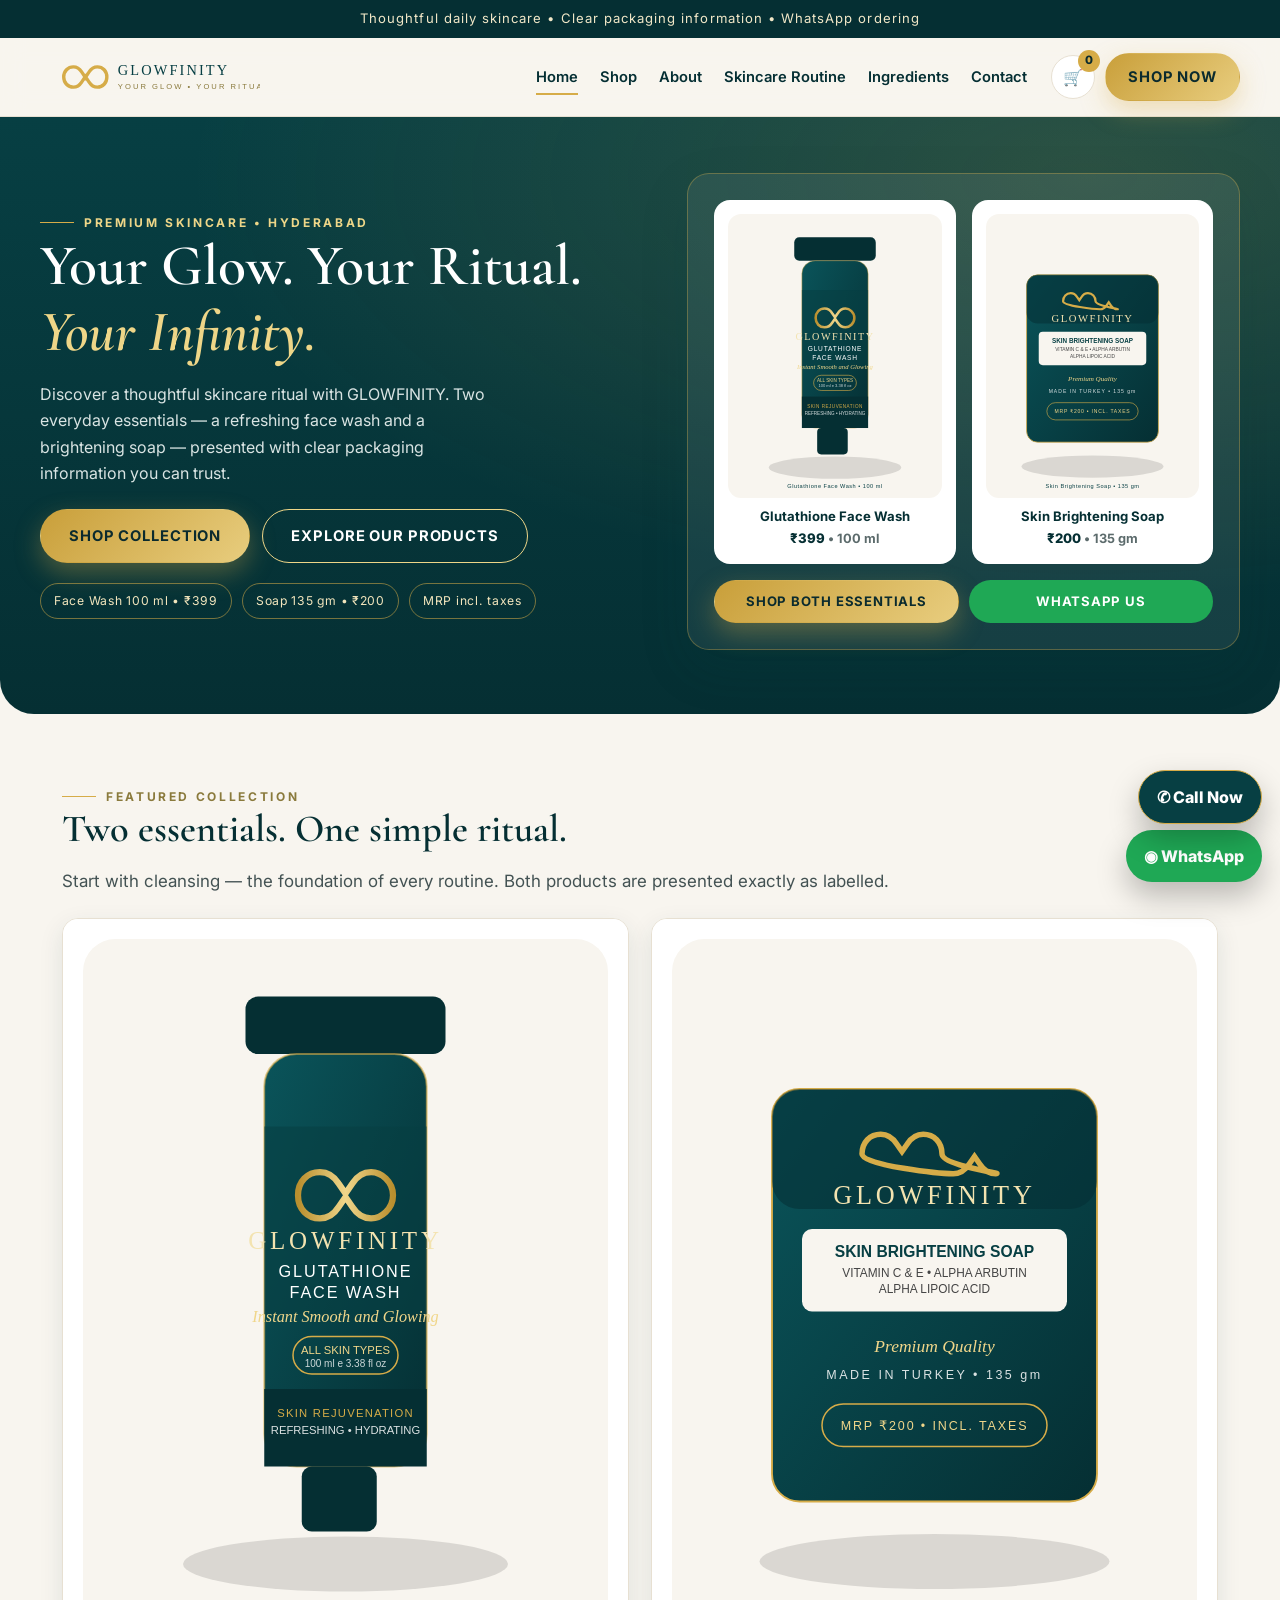
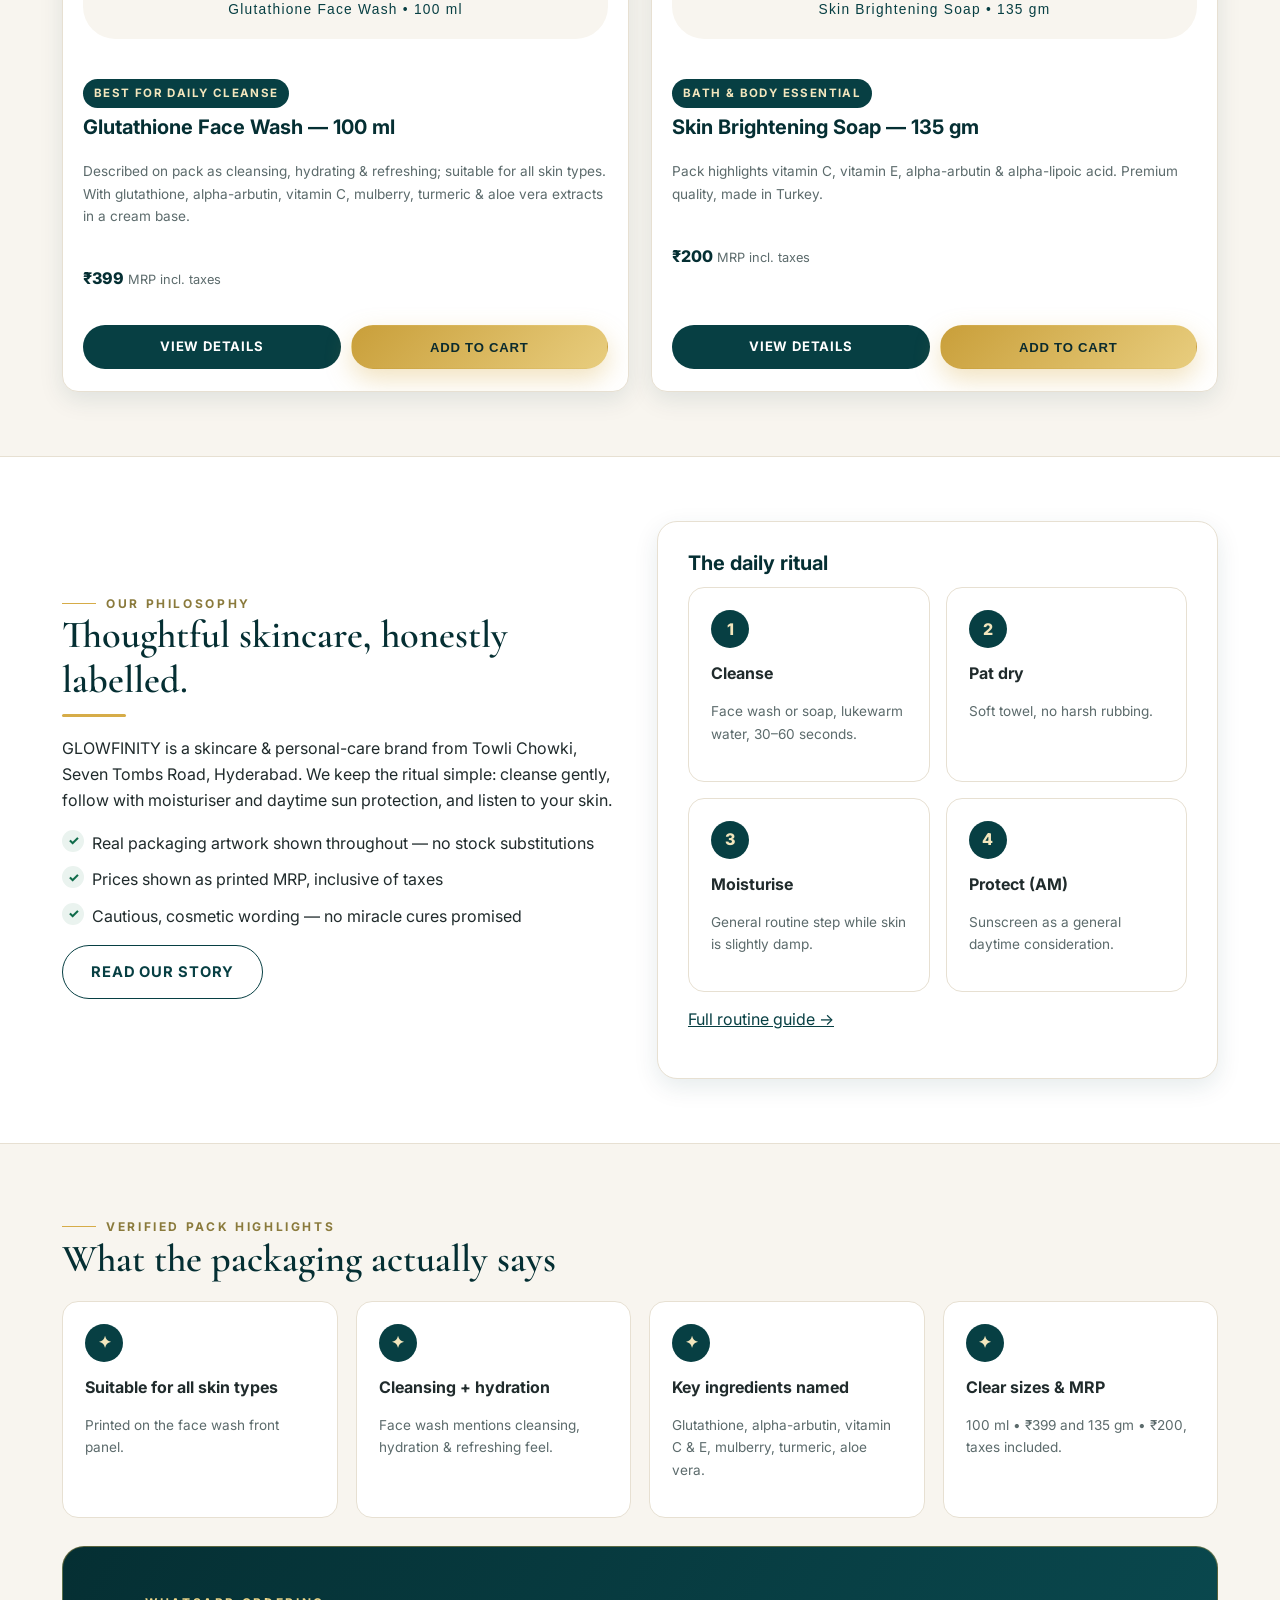
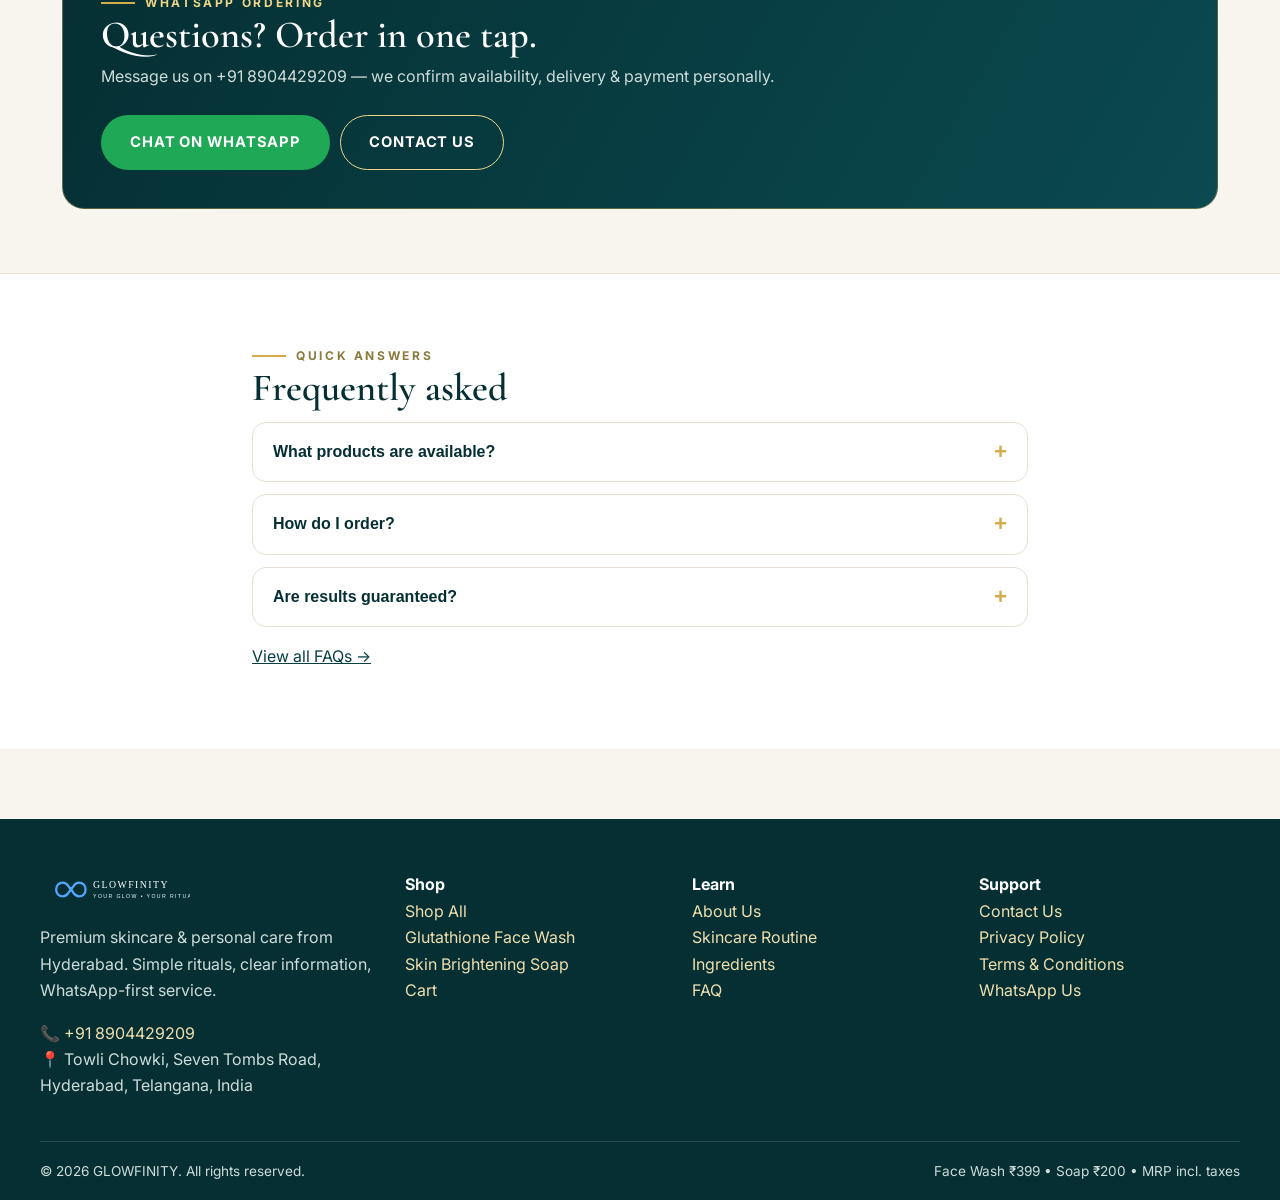
<file: index.html>
<!DOCTYPE html>
<html lang="en">
<head>
<meta charset="UTF-8"><meta name="viewport" content="width=device-width, initial-scale=1">
<title>GLOWFINITY Skincare | Your Glow. Your Ritual. Your Infinity.</title>
<meta name="description" content="GLOWFINITY skincare from Hyderabad — Glutathione Face Wash 100 ml (₹399) & Skin Brightening Soap 135 gm (₹200). Simple daily rituals, clear product info, WhatsApp ordering.">
<meta property="og:title" content="GLOWFINITY — Your Glow. Your Ritual. Your Infinity.">
<meta property="og:description" content="Discover Glutathione Face Wash & Skin Brightening Soap. Thoughtful skincare rituals from Hyderabad.">
<meta property="og:type" content="website"><meta property="og:image" content="assets/img/product-facewash.svg">
<link rel="icon" href="assets/img/favicon.svg" type="image/svg+xml">
<link rel="preconnect" href="https://fonts.googleapis.com"><link href="https://fonts.googleapis.com/css2?family=Cormorant+Garamond:ital,wght@0,500;0,600;1,500&family=Inter:wght@400;600;700;800&display=swap" rel="stylesheet">
<link rel="stylesheet" href="assets/css/style.css">
<script type="application/ld+json">{"@context":"https://schema.org","@type":"Store","name":"GLOWFINITY","description":"Skincare, Beauty & Personal Care brand in Hyderabad.","telephone":"+91-8904429209","address":{"@type":"PostalAddress","streetAddress":"Towli Chowki, Seven Tombs Road","addressLocality":"Hyderabad","addressRegion":"Telangana","addressCountry":"IN"}}</script>
</head>
<body>
<a class="skip" href="#main">Skip to content</a>
<div class="announce">Thoughtful daily skincare • Clear packaging information • WhatsApp ordering</div>
<header class="site"><div class="wrap nav">
<a class="brand" href="index.html" aria-label="GLOWFINITY home"><img src="assets/img/logo.svg" alt="GLOWFINITY logo"></a>
<nav class="links" aria-label="Primary"><a href="index.html" class="active">Home</a><a href="shop.html">Shop</a><a href="about.html">About</a><a href="routine.html">Skincare Routine</a><a href="ingredients.html">Ingredients</a><a href="contact.html">Contact</a></nav>
<div class="actions"><a class="iconbtn" href="cart.html" aria-label="Cart">🛒<span class="cartcount" data-cart-count>0</span></a><a class="btn btn-gold shopcta" href="shop.html" style="padding:11px 22px">SHOP NOW</a><button class="iconbtn burger" id="menuBtn" aria-expanded="false" aria-controls="mobileMenu" aria-label="Open menu">☰</button></div>
</div><div class="mobilemenu" id="mobileMenu"><a class="mlink" href="index.html">Home</a><a class="mlink" href="shop.html">Shop</a><a class="mlink" href="about.html">About</a><a class="mlink" href="routine.html">Skincare Routine</a><a class="mlink" href="ingredients.html">Ingredients</a><a class="mlink" href="contact.html">Contact</a><a class="mlink" href="cart.html">Cart (<span data-cart-count>0</span>)</a><div class="mrow"><a class="btn btn-gold btn-sm" href="shop.html">SHOP NOW</a><button class="btn btn-outline btn-sm" id="menuClose">CLOSE ✕</button></div></div></header>
<main id="main">
<div class="hero"><div class="wrap hero-grid">
<div class="reveal in"><span class="eyebrow" style="color:#EED688">Premium skincare • Hyderabad</span>
<h1>Your Glow. Your Ritual.<br><em>Your Infinity.</em></h1>
<p>Discover a thoughtful skincare ritual with GLOWFINITY. Two everyday essentials — a refreshing face wash and a brightening soap — presented with clear packaging information you can trust.</p>
<div class="hero-ctas"><a class="btn btn-gold" href="shop.html">SHOP COLLECTION</a><a class="btn btn-outline" style="border-color:#EED688;color:#fff" href="shop.html">EXPLORE OUR PRODUCTS</a></div>
<div class="hero-badges"><span class="pill">Face Wash 100 ml • ₹399</span><span class="pill">Soap 135 gm • ₹200</span><span class="pill">MRP incl. taxes</span></div></div>
<div class="product-stage reveal in"><div class="duo">
<figure><img src="assets/img/product-facewash.svg" alt="GLOWFINITY Glutathione Face Wash 100 ml packaging"><figcaption>Glutathione Face Wash<br><span class="price">₹399</span> <span class="mrp">• 100 ml</span></figcaption></figure>
<figure><img src="assets/img/product-soap.svg" alt="GLOWFINITY Skin Brightening Soap 135 gm packaging"><figcaption>Skin Brightening Soap<br><span class="price">₹200</span> <span class="mrp">• 135 gm</span></figcaption></figure>
</div><div style="display:flex;gap:10px;margin-top:16px;flex-wrap:wrap"><a class="btn btn-gold btn-sm" href="shop.html" style="flex:1">SHOP BOTH ESSENTIALS</a><a class="btn btn-wa btn-sm" data-wa-facewash href="#" target="_blank" rel="noopener" style="flex:1">WHATSAPP US</a></div></div>
</div></div>
<section><div class="wrap">
<span class="eyebrow">Featured collection</span><h2>Two essentials. One simple ritual.</h2>
<p class="lead">Start with cleansing — the foundation of every routine. Both products are presented exactly as labelled.</p>
<div class="grid2" style="margin-top:22px">
<article class="card reveal"><div class="pimg"><img src="assets/img/product-facewash.svg" alt="GLOWFINITY Glutathione Face Wash"></div><div class="pbody"><span class="tag">BEST FOR DAILY CLEANSE</span><h3><a href="product-facewash.html">Glutathione Face Wash — 100 ml</a></h3><p class="hint">Described on pack as cleansing, hydrating & refreshing; suitable for all skin types. With glutathione, alpha-arbutin, vitamin C, mulberry, turmeric & aloe vera extracts in a cream base.</p><p><span class="price">₹399</span> <span class="mrp">MRP incl. taxes</span></p><div class="row"><a class="btn btn-dark btn-sm" href="product-facewash.html">VIEW DETAILS</a><button class="btn btn-gold btn-sm" data-add="facewash">ADD TO CART</button></div></div></article>
<article class="card reveal"><div class="pimg"><img src="assets/img/product-soap.svg" alt="GLOWFINITY Skin Brightening Soap"></div><div class="pbody"><span class="tag">BATH & BODY ESSENTIAL</span><h3><a href="product-soap.html">Skin Brightening Soap — 135 gm</a></h3><p class="hint">Pack highlights vitamin C, vitamin E, alpha-arbutin & alpha-lipoic acid. Premium quality, made in Turkey.</p><p><span class="price">₹200</span> <span class="mrp">MRP incl. taxes</span></p><div class="row"><a class="btn btn-dark btn-sm" href="product-soap.html">VIEW DETAILS</a><button class="btn btn-gold btn-sm" data-add="soap">ADD TO CART</button></div></div></article>
</div></div></section>
<section style="background:#fff;border-top:1px solid var(--line);border-bottom:1px solid var(--line)"><div class="wrap split">
<div class="reveal"><span class="eyebrow">Our philosophy</span><h2>Thoughtful skincare, honestly labelled.</h2><div class="gold-rule"></div><p>GLOWFINITY is a skincare & personal-care brand from Towli Chowki, Seven Tombs Road, Hyderabad. We keep the ritual simple: cleanse gently, follow with moisturiser and daytime sun protection, and listen to your skin.</p><ul class="check"><li>Real packaging artwork shown throughout — no stock substitutions</li><li>Prices shown as printed MRP, inclusive of taxes</li><li>Cautious, cosmetic wording — no miracle cures promised</li></ul><p><a class="btn btn-outline" href="about.html">READ OUR STORY</a></p></div>
<div class="panel reveal"><h3>The daily ritual</h3><div class="steps" style="grid-template-columns:1fr 1fr"><div class="step"><div class="n">1</div><strong>Cleanse</strong><p class="hint">Face wash or soap, lukewarm water, 30–60 seconds.</p></div><div class="step"><div class="n">2</div><strong>Pat dry</strong><p class="hint">Soft towel, no harsh rubbing.</p></div><div class="step"><div class="n">3</div><strong>Moisturise</strong><p class="hint">General routine step while skin is slightly damp.</p></div><div class="step"><div class="n">4</div><strong>Protect (AM)</strong><p class="hint">Sunscreen as a general daytime consideration.</p></div></div><p style="margin-top:14px"><a href="routine.html">Full routine guide →</a></p></div>
</div></section>
<section><div class="wrap">
<span class="eyebrow">Verified pack highlights</span><h2>What the packaging actually says</h2>
<div class="grid4" style="margin-top:20px">
<div class="step reveal"><div class="n">✦</div><strong>Suitable for all skin types</strong><p class="hint">Printed on the face wash front panel.</p></div>
<div class="step reveal"><div class="n">✦</div><strong>Cleansing + hydration</strong><p class="hint">Face wash mentions cleansing, hydration & refreshing feel.</p></div>
<div class="step reveal"><div class="n">✦</div><strong>Key ingredients named</strong><p class="hint">Glutathione, alpha-arbutin, vitamin C & E, mulberry, turmeric, aloe vera.</p></div>
<div class="step reveal"><div class="n">✦</div><strong>Clear sizes & MRP</strong><p class="hint">100 ml • ₹399 and 135 gm • ₹200, taxes included.</p></div>
</div>
<div class="banner reveal" style="margin-top:28px"><div><span class="eyebrow" style="color:#EED688">WhatsApp ordering</span><h2>Questions? Order in one tap.</h2><p style="color:#cfdcd9;margin:6px 0 0">Message us on +91 8904429209 — we confirm availability, delivery & payment personally.</p></div><div style="display:flex;gap:10px;flex-wrap:wrap"><a class="btn btn-wa" data-wa-facewash href="#" target="_blank" rel="noopener">CHAT ON WHATSAPP</a><a class="btn btn-outline" style="border-color:#EED688;color:#fff" href="contact.html">CONTACT US</a></div></div>
</div></section>
<section style="background:#fff;border-top:1px solid var(--line)"><div class="wrap" style="max-width:820px">
<span class="eyebrow">Quick answers</span><h2>Frequently asked</h2>
<div class="faq reveal"><button aria-expanded="false">What products are available? <span class="plus">+</span></button><div class="ans"><div>Two essentials: Glutathione Face Wash (100 ml, ₹399) and Skin Brightening Soap (135 gm, ₹200). See the <a href="shop.html">Shop</a> page.</div></div></div>
<div class="faq reveal"><button aria-expanded="false">How do I order? <span class="plus">+</span></button><div class="ans"><div>Add items to your <a href="cart.html">cart</a>, then tap “Proceed to WhatsApp Order”. Your order opens prefilled in WhatsApp — nothing is paid or finalised until we confirm with you.</div></div></div>
<div class="faq reveal"><button aria-expanded="false">Are results guaranteed? <span class="plus">+</span></button><div class="ans"><div>No. We use cautious cosmetic wording and reproduce only what the packaging states. Patch-test new products and discontinue use if irritation occurs.</div></div></div>
<p><a href="faq.html">View all FAQs →</a></p>
</div></section>
</main>
<footer><div class="wrap fgrid">
<div><img src="assets/img/logo.svg" alt="" style="filter:invert(1) brightness(2);width:150px"><p>Premium skincare & personal care from Hyderabad. Simple rituals, clear information, WhatsApp-first service.</p><p>📞 <a href="tel:+918904429209">+91 8904429209</a><br>📍 Towli Chowki, Seven Tombs Road, Hyderabad, Telangana, India</p></div>
<div><strong style="color:#fff">Shop</strong><br><a href="shop.html">Shop All</a><br><a href="product-facewash.html">Glutathione Face Wash</a><br><a href="product-soap.html">Skin Brightening Soap</a><br><a href="cart.html">Cart</a></div>
<div><strong style="color:#fff">Learn</strong><br><a href="about.html">About Us</a><br><a href="routine.html">Skincare Routine</a><br><a href="ingredients.html">Ingredients</a><br><a href="faq.html">FAQ</a></div>
<div><strong style="color:#fff">Support</strong><br><a href="contact.html">Contact Us</a><br><a href="privacy.html">Privacy Policy</a><br><a href="terms.html">Terms & Conditions</a><br><a data-wa-facewash href="#" target="_blank" rel="noopener">WhatsApp Us</a></div>
</div><div class="wrap fbottom"><span>© <span id="year">2026</span> GLOWFINITY. All rights reserved.</span><span>Face Wash ₹399 • Soap ₹200 • MRP incl. taxes</span></div></footer>
<a class="wafloat" data-wa-facewash href="#" target="_blank" rel="noopener" aria-label="Chat on WhatsApp">◉ WhatsApp</a>
<script src="assets/js/site.js"></script>
</body></html>
</file>
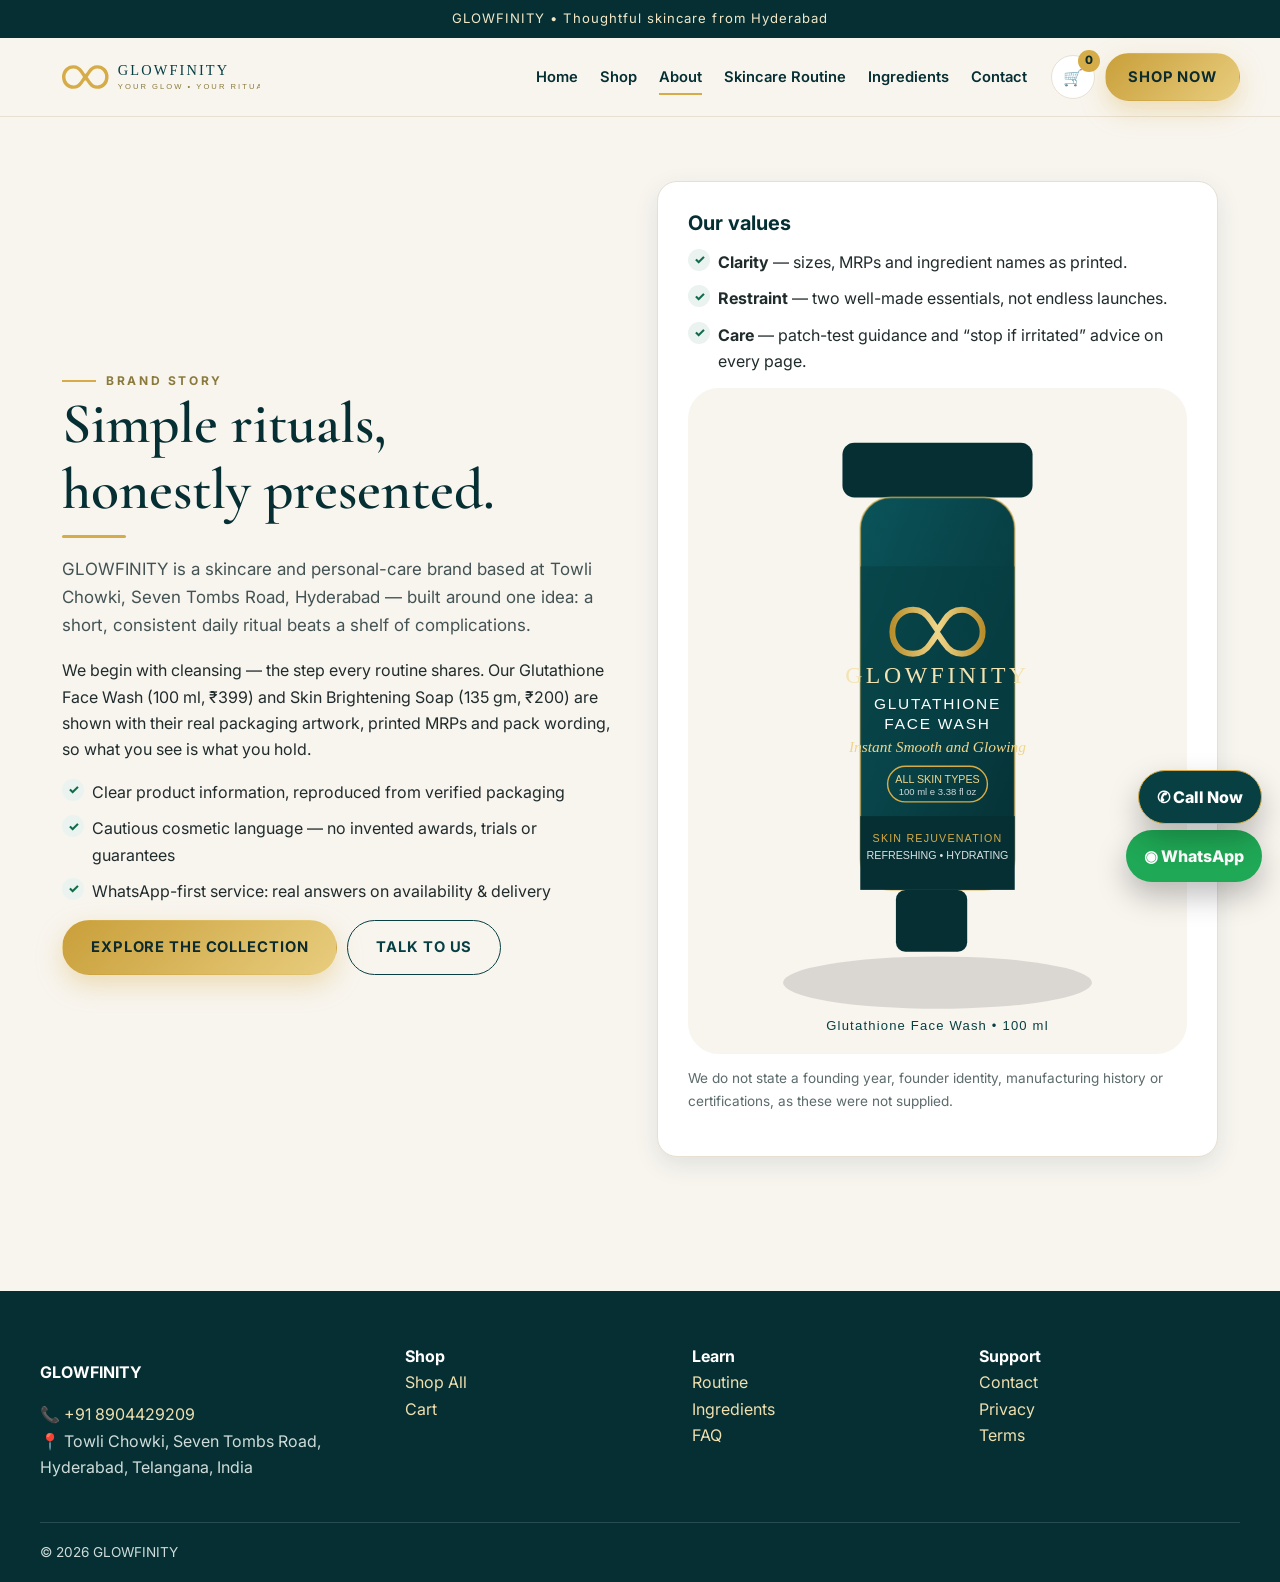
<file: about.html>
<!DOCTYPE html><html lang="en"><head><meta charset="UTF-8"><meta name="viewport" content="width=device-width, initial-scale=1">
<title>About Us | GLOWFINITY Skincare</title><meta name="description" content="GLOWFINITY is a skincare & personal-care brand from Hyderabad focused on simple daily rituals and clear product information."><link rel="icon" href="assets/img/favicon.svg"><link href="https://fonts.googleapis.com/css2?family=Cormorant+Garamond:ital,wght@0,500;0,600;1,500&family=Inter:wght@400;600;700;800&display=swap" rel="stylesheet"><link rel="stylesheet" href="assets/css/style.css"></head>
<body><a class="skip" href="#main">Skip to content</a><div class="announce">GLOWFINITY • Thoughtful skincare from Hyderabad</div>
<header class="site"><div class="wrap nav"><a class="brand" href="index.html"><img src="assets/img/logo.svg" alt="GLOWFINITY logo"></a><nav class="links" aria-label="Primary"><a href="index.html">Home</a><a href="shop.html">Shop</a><a href="about.html" class="active">About</a><a href="routine.html">Skincare Routine</a><a href="ingredients.html">Ingredients</a><a href="contact.html">Contact</a></nav><div class="actions"><a class="iconbtn" href="cart.html" aria-label="Cart">🛒<span class="cartcount" data-cart-count>0</span></a><a class="btn btn-gold shopcta" href="shop.html" style="padding:11px 22px">SHOP NOW</a><button class="iconbtn burger" id="menuBtn" aria-expanded="false" aria-controls="mobileMenu" aria-label="Open menu">☰</button></div></div><div class="mobilemenu" id="mobileMenu"><a class="mlink" href="index.html">Home</a><a class="mlink" href="shop.html">Shop</a><a class="mlink" href="about.html">About</a><a class="mlink" href="routine.html">Routine</a><a class="mlink" href="ingredients.html">Ingredients</a><a class="mlink" href="contact.html">Contact</a><a class="mlink" href="cart.html">Cart (<span data-cart-count>0</span>)</a><div class="mrow"><button class="btn btn-outline btn-sm" id="menuClose">CLOSE ✕</button></div></div></header>
<main id="main"><section><div class="wrap split"><div><span class="eyebrow">Brand story</span><h1>Simple rituals,<br>honestly presented.</h1><div class="gold-rule"></div><p class="lead">GLOWFINITY is a skincare and personal-care brand based at Towli Chowki, Seven Tombs Road, Hyderabad — built around one idea: a short, consistent daily ritual beats a shelf of complications.</p><p>We begin with cleansing — the step every routine shares. Our Glutathione Face Wash (100 ml, ₹399) and Skin Brightening Soap (135 gm, ₹200) are shown with their real packaging artwork, printed MRPs and pack wording, so what you see is what you hold.</p><ul class="check"><li>Clear product information, reproduced from verified packaging</li><li>Cautious cosmetic language — no invented awards, trials or guarantees</li><li>WhatsApp-first service: real answers on availability & delivery</li></ul><div style="display:flex;gap:10px;flex-wrap:wrap;margin-top:16px"><a class="btn btn-gold" href="shop.html">EXPLORE THE COLLECTION</a><a class="btn btn-outline" href="contact.html">TALK TO US</a></div></div>
<div class="panel"><h3>Our values</h3><ul class="check"><li><strong>Clarity</strong> — sizes, MRPs and ingredient names as printed.</li><li><strong>Restraint</strong> — two well-made essentials, not endless launches.</li><li><strong>Care</strong> — patch-test guidance and “stop if irritated” advice on every page.</li></ul><img src="assets/img/product-facewash.svg" alt="GLOWFINITY packaging detail" style="border-radius:12px;margin-top:12px"><p class="hint">We do not state a founding year, founder identity, manufacturing history or certifications, as these were not supplied.</p></div></div></section></main>
<footer><div class="wrap fgrid"><div><p><strong style="color:#fff">GLOWFINITY</strong></p><p>📞 <a href="tel:+918904429209">+91 8904429209</a><br>📍 Towli Chowki, Seven Tombs Road, Hyderabad, Telangana, India</p></div><div><strong style="color:#fff">Shop</strong><br><a href="shop.html">Shop All</a><br><a href="cart.html">Cart</a></div><div><strong style="color:#fff">Learn</strong><br><a href="routine.html">Routine</a><br><a href="ingredients.html">Ingredients</a><br><a href="faq.html">FAQ</a></div><div><strong style="color:#fff">Support</strong><br><a href="contact.html">Contact</a><br><a href="privacy.html">Privacy</a><br><a href="terms.html">Terms</a></div></div><div class="wrap fbottom"><span>© <span id="year">2026</span> GLOWFINITY</span></div></footer>
<a class="wafloat" data-wa-facewash href="#" target="_blank" rel="noopener">◉ WhatsApp</a><script src="assets/js/site.js"></script></body></html>
</file>
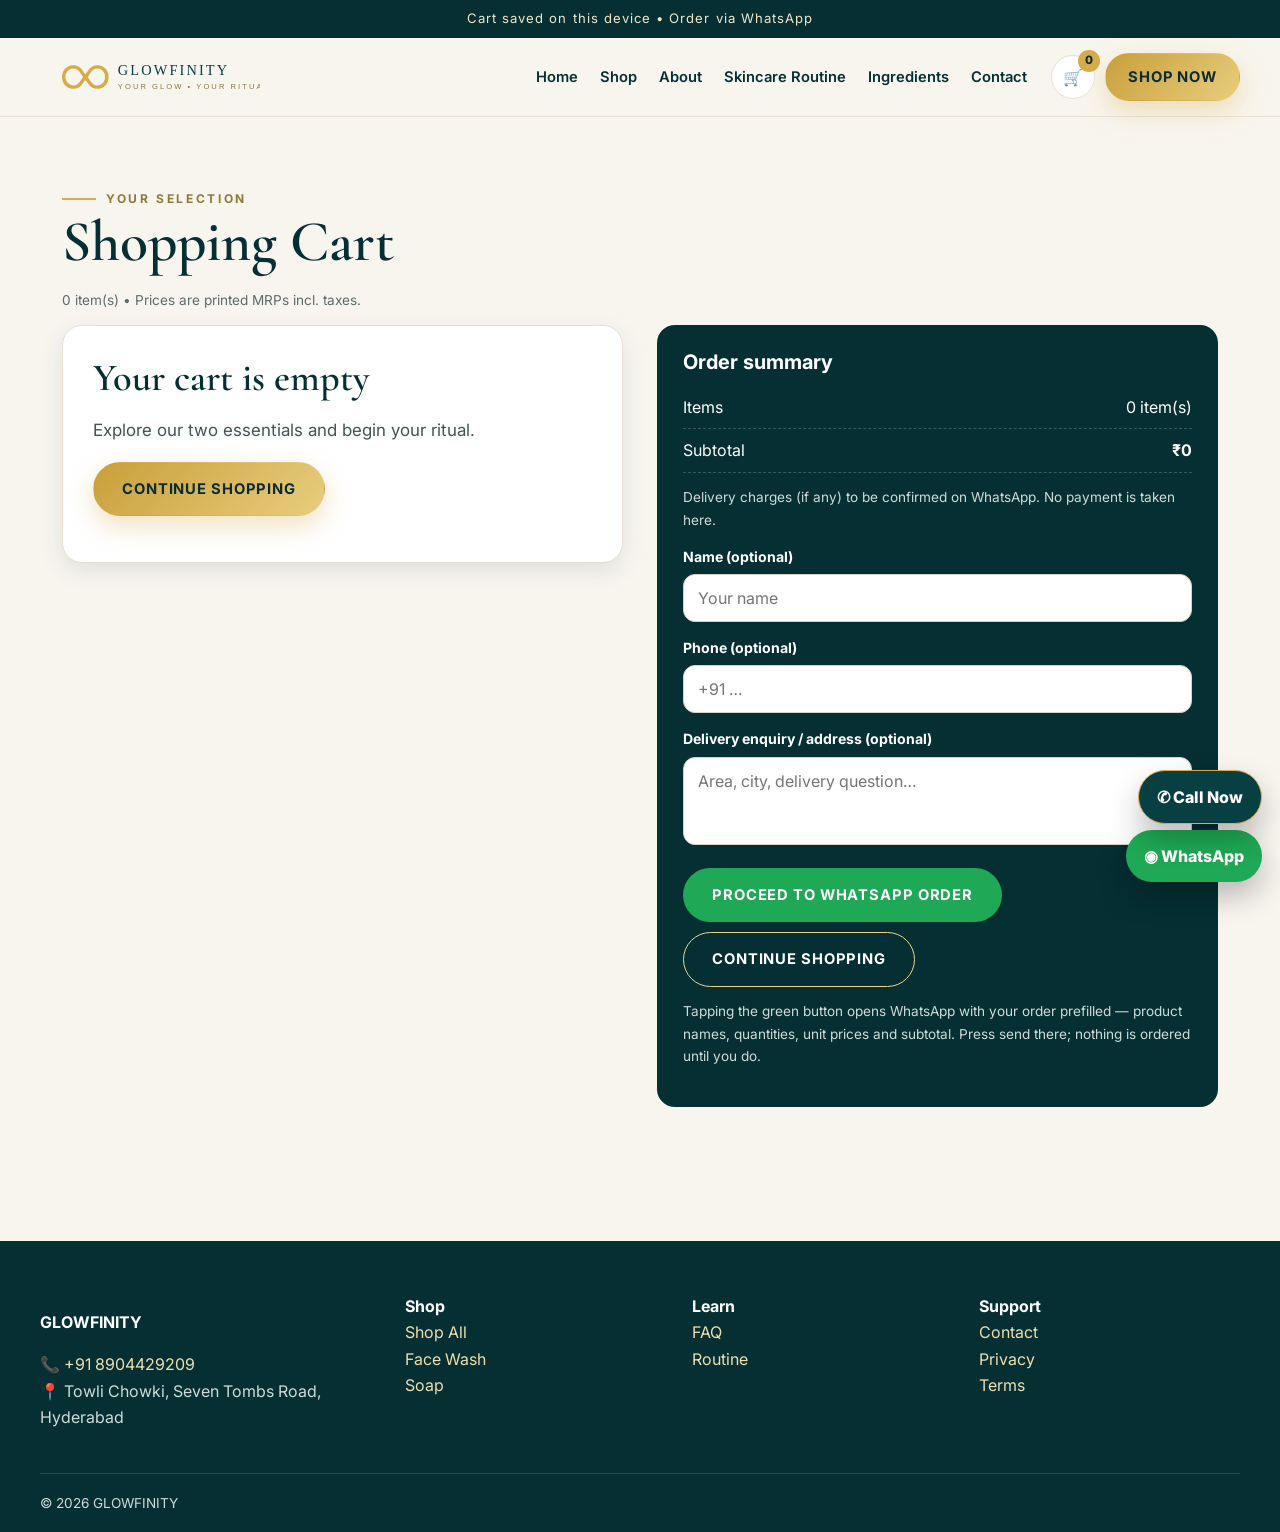
<file: cart.html>
<!DOCTYPE html><html lang="en"><head><meta charset="UTF-8"><meta name="viewport" content="width=device-width, initial-scale=1">
<title>Shopping Cart | GLOWFINITY</title><meta name="description" content="Your GLOWFINITY cart. Review quantities, see the subtotal, and place your order via WhatsApp."><link rel="icon" href="assets/img/favicon.svg"><link href="https://fonts.googleapis.com/css2?family=Cormorant+Garamond:ital,wght@0,500;0,600;1,500&family=Inter:wght@400;600;700;800&display=swap" rel="stylesheet"><link rel="stylesheet" href="assets/css/style.css"></head>
<body><a class="skip" href="#main">Skip to content</a><div class="announce">Cart saved on this device • Order via WhatsApp</div>
<header class="site"><div class="wrap nav"><a class="brand" href="index.html"><img src="assets/img/logo.svg" alt="GLOWFINITY logo"></a><nav class="links" aria-label="Primary"><a href="index.html">Home</a><a href="shop.html">Shop</a><a href="about.html">About</a><a href="routine.html">Skincare Routine</a><a href="ingredients.html">Ingredients</a><a href="contact.html">Contact</a></nav><div class="actions"><a class="iconbtn" href="cart.html" aria-label="Cart">🛒<span class="cartcount" data-cart-count>0</span></a><a class="btn btn-gold shopcta" href="shop.html" style="padding:11px 22px">SHOP NOW</a><button class="iconbtn burger" id="menuBtn" aria-expanded="false" aria-controls="mobileMenu" aria-label="Open menu">☰</button></div></div><div class="mobilemenu" id="mobileMenu"><a class="mlink" href="index.html">Home</a><a class="mlink" href="shop.html">Shop</a><a class="mlink" href="contact.html">Contact</a><a class="mlink" href="cart.html">Cart (<span data-cart-count>0</span>)</a><div class="mrow"><button class="btn btn-outline btn-sm" id="menuClose">CLOSE ✕</button></div></div></header>
<main id="main"><section><div class="wrap"><span class="eyebrow">Your selection</span><h1>Shopping Cart</h1><p class="hint"><span data-countline>0 item(s)</span> • Prices are printed MRPs incl. taxes.</p>
<div class="split" style="align-items:start"><div id="cartList" aria-live="polite"></div>
<div class="summary"><h3 style="color:#fff">Order summary</h3><div class="r"><span>Items</span><span data-countline>0 item(s)</span></div><div class="r"><span>Subtotal</span><strong data-subtotal>₹0</strong></div><p class="hint" style="color:#cfdcd9">Delivery charges (if any) to be confirmed on WhatsApp. No payment is taken here.</p>
<label for="cName" style="color:#fff">Name (optional)</label><input id="cName" autocomplete="name" placeholder="Your name"><label for="cPhone" style="color:#fff">Phone (optional)</label><input id="cPhone" inputmode="tel" autocomplete="tel" placeholder="+91 …"><label for="cNote" style="color:#fff">Delivery enquiry / address (optional)</label><textarea id="cNote" rows="3" placeholder="Area, city, delivery question…"></textarea>
<div style="display:flex;gap:10px;flex-wrap:wrap;margin-top:16px"><a class="btn btn-wa" id="waOrder" href="#">PROCEED TO WHATSAPP ORDER</a><a class="btn btn-outline" style="border-color:#EED688;color:#fff" href="shop.html">CONTINUE SHOPPING</a></div>
<p class="hint" style="color:#cfdcd9">Tapping the green button opens WhatsApp with your order prefilled — product names, quantities, unit prices and subtotal. Press send there; nothing is ordered until you do.</p></div></div>
</div></section></main>
<footer><div class="wrap fgrid"><div><p><strong style="color:#fff">GLOWFINITY</strong></p><p>📞 <a href="tel:+918904429209">+91 8904429209</a><br>📍 Towli Chowki, Seven Tombs Road, Hyderabad</p></div><div><strong style="color:#fff">Shop</strong><br><a href="shop.html">Shop All</a><br><a href="product-facewash.html">Face Wash</a><br><a href="product-soap.html">Soap</a></div><div><strong style="color:#fff">Learn</strong><br><a href="faq.html">FAQ</a><br><a href="routine.html">Routine</a></div><div><strong style="color:#fff">Support</strong><br><a href="contact.html">Contact</a><br><a href="privacy.html">Privacy</a><br><a href="terms.html">Terms</a></div></div><div class="wrap fbottom"><span>© <span id="year">2026</span> GLOWFINITY</span></div></footer>
<a class="wafloat" data-wa-facewash href="#" target="_blank" rel="noopener">◉ WhatsApp</a><script src="assets/js/site.js"></script></body></html>
</file>
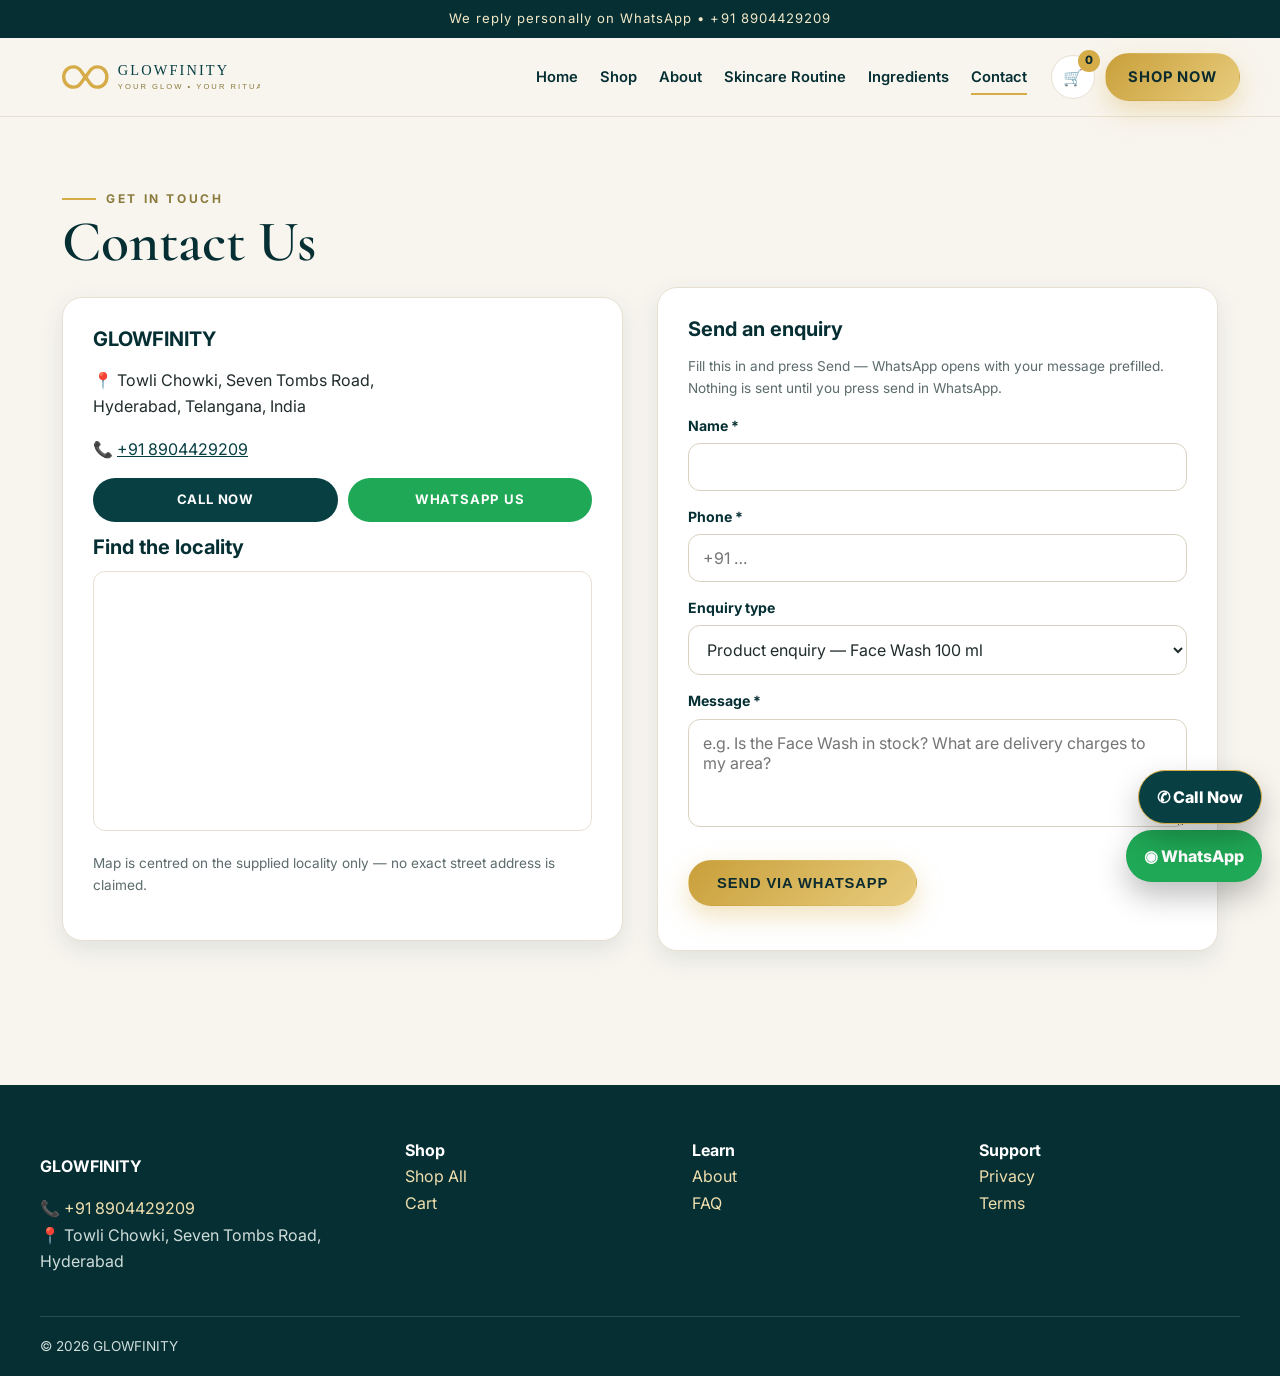
<file: contact.html>
<!DOCTYPE html><html lang="en"><head><meta charset="UTF-8"><meta name="viewport" content="width=device-width, initial-scale=1">
<title>Contact Us | GLOWFINITY Hyderabad — Call & WhatsApp</title><meta name="description" content="Contact GLOWFINITY: call +91 8904429209, WhatsApp, or send an enquiry. Towli Chowki, Seven Tombs Road, Hyderabad."><link rel="icon" href="assets/img/favicon.svg"><link href="https://fonts.googleapis.com/css2?family=Cormorant+Garamond:ital,wght@0,500;0,600;1,500&family=Inter:wght@400;600;700;800&display=swap" rel="stylesheet"><link rel="stylesheet" href="assets/css/style.css"></head>
<body><a class="skip" href="#main">Skip to content</a><div class="announce">We reply personally on WhatsApp • +91 8904429209</div>
<header class="site"><div class="wrap nav"><a class="brand" href="index.html"><img src="assets/img/logo.svg" alt="GLOWFINITY logo"></a><nav class="links" aria-label="Primary"><a href="index.html">Home</a><a href="shop.html">Shop</a><a href="about.html">About</a><a href="routine.html">Skincare Routine</a><a href="ingredients.html">Ingredients</a><a href="contact.html" class="active">Contact</a></nav><div class="actions"><a class="iconbtn" href="cart.html" aria-label="Cart">🛒<span class="cartcount" data-cart-count>0</span></a><a class="btn btn-gold shopcta" href="shop.html" style="padding:11px 22px">SHOP NOW</a><button class="iconbtn burger" id="menuBtn" aria-expanded="false" aria-controls="mobileMenu" aria-label="Open menu">☰</button></div></div><div class="mobilemenu" id="mobileMenu"><a class="mlink" href="index.html">Home</a><a class="mlink" href="shop.html">Shop</a><a class="mlink" href="about.html">About</a><a class="mlink" href="routine.html">Routine</a><a class="mlink" href="ingredients.html">Ingredients</a><a class="mlink" href="contact.html">Contact</a><a class="mlink" href="cart.html">Cart (<span data-cart-count>0</span>)</a><div class="mrow"><button class="btn btn-outline btn-sm" id="menuClose">CLOSE ✕</button></div></div></header>
<main id="main"><section><div class="wrap"><span class="eyebrow">Get in touch</span><h1>Contact Us</h1>
<div class="split"><div class="panel"><h3>GLOWFINITY</h3><p>📍 Towli Chowki, Seven Tombs Road,<br>Hyderabad, Telangana, India</p><p>📞 <a href="tel:+918904429209">+91 8904429209</a></p><div style="display:flex;gap:10px;flex-wrap:wrap;margin:14px 0"><a class="btn btn-dark btn-sm" href="tel:+918904429209">CALL NOW</a><a class="btn btn-wa btn-sm" data-wa-facewash href="#" target="_blank" rel="noopener">WHATSAPP US</a></div>
<h3>Find the locality</h3><iframe title="Map of Towli Chowki, Hyderabad" src="https://www.google.com/maps?q=Towli+Chowki,+Seven+Tombs+Road,+Hyderabad&output=embed" style="width:100%;height:260px;border:1px solid var(--line);border-radius:12px" loading="lazy"></iframe><p class="hint">Map is centred on the supplied locality only — no exact street address is claimed.</p></div>
<div class="panel"><h3>Send an enquiry</h3><p class="hint">Fill this in and press Send — WhatsApp opens with your message prefilled. Nothing is sent until you press send in WhatsApp.</p>
<form id="contactForm" novalidate><label for="name">Name *</label><input id="name" name="name" autocomplete="name" required><label for="phone">Phone *</label><input id="phone" name="phone" inputmode="tel" autocomplete="tel" placeholder="+91 …" required><label for="etype">Enquiry type</label><select id="etype" name="etype"><option>Product enquiry — Face Wash 100 ml</option><option>Product enquiry — Soap 135 gm</option><option>Order & delivery</option><option>General question</option></select><label for="message">Message *</label><textarea id="message" name="message" rows="4" required placeholder="e.g. Is the Face Wash in stock? What are delivery charges to my area?"></textarea><div class="err" id="formErr" role="alert"></div><button class="btn btn-gold" type="submit" style="margin-top:10px">SEND VIA WHATSAPP</button><p class="hint" id="formHint"></p></form></div></div>
</div></section></main>
<footer><div class="wrap fgrid"><div><p><strong style="color:#fff">GLOWFINITY</strong></p><p>📞 <a href="tel:+918904429209">+91 8904429209</a><br>📍 Towli Chowki, Seven Tombs Road, Hyderabad</p></div><div><strong style="color:#fff">Shop</strong><br><a href="shop.html">Shop All</a><br><a href="cart.html">Cart</a></div><div><strong style="color:#fff">Learn</strong><br><a href="about.html">About</a><br><a href="faq.html">FAQ</a></div><div><strong style="color:#fff">Support</strong><br><a href="privacy.html">Privacy</a><br><a href="terms.html">Terms</a></div></div><div class="wrap fbottom"><span>© <span id="year">2026</span> GLOWFINITY</span></div></footer>
<a class="wafloat" data-wa-facewash href="#" target="_blank" rel="noopener">◉ WhatsApp</a><script src="assets/js/site.js"></script></body></html>
</file>
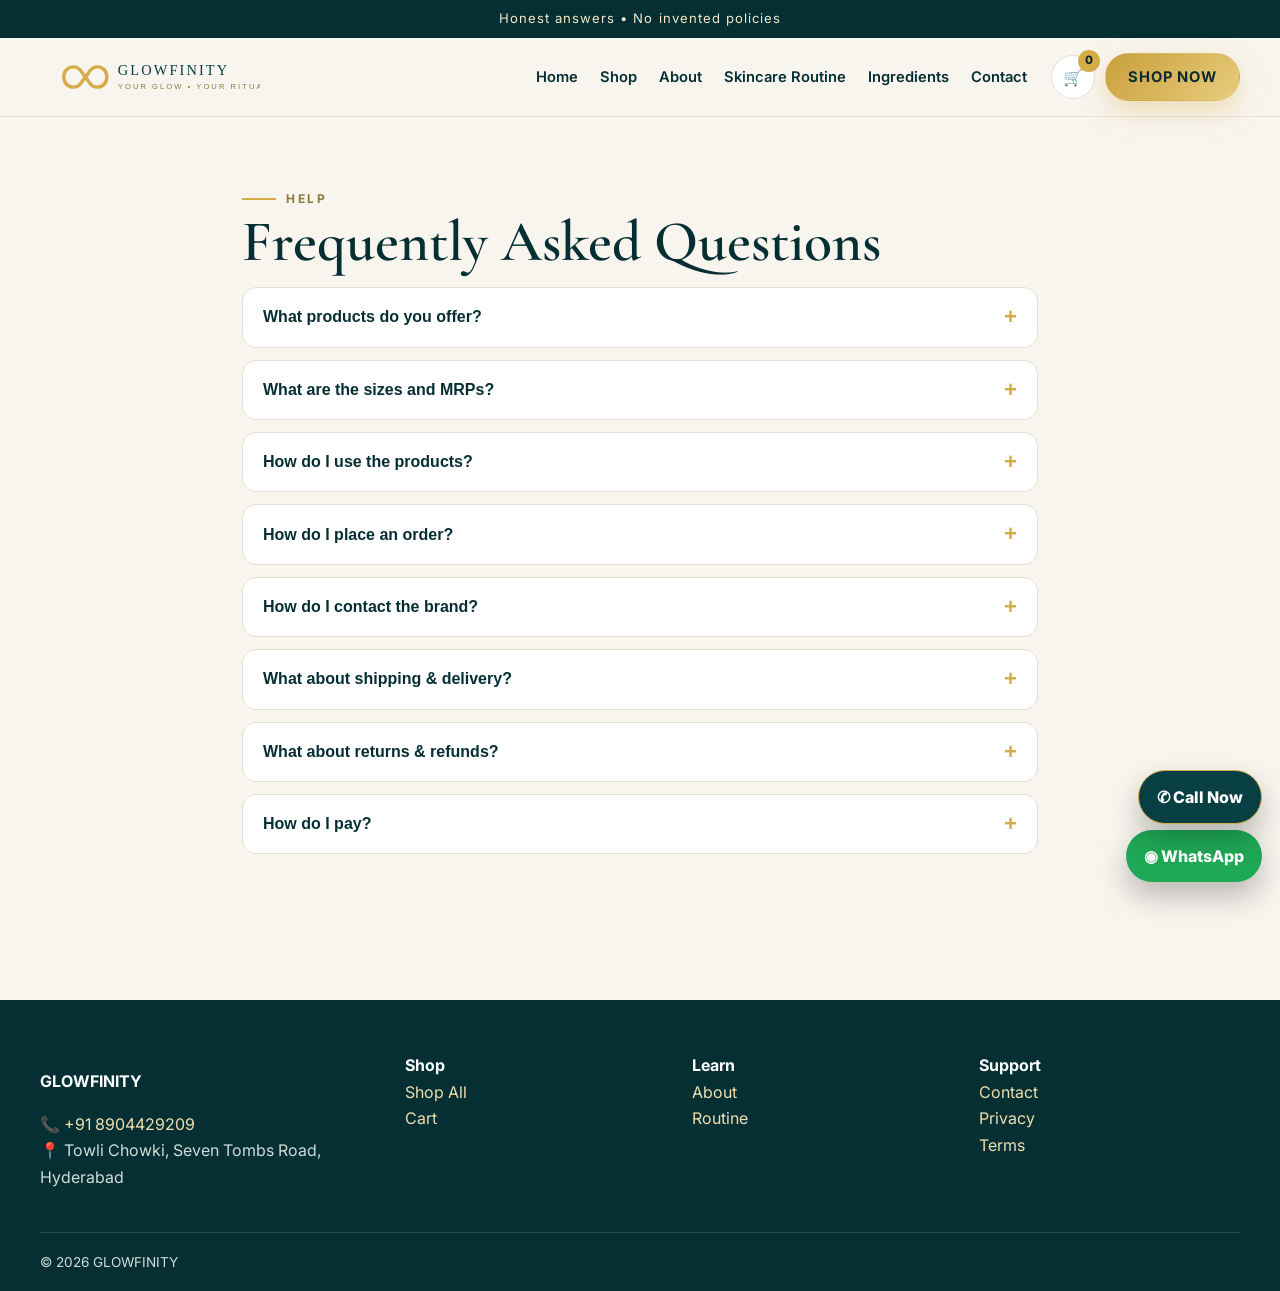
<file: faq.html>
<!DOCTYPE html><html lang="en"><head><meta charset="UTF-8"><meta name="viewport" content="width=device-width, initial-scale=1">
<title>FAQ | GLOWFINITY Skincare</title><meta name="description" content="GLOWFINITY FAQs: products, sizes, MRP, usage, ordering via WhatsApp, contact, shipping & returns (to be confirmed)."><link rel="icon" href="assets/img/favicon.svg"><link href="https://fonts.googleapis.com/css2?family=Cormorant+Garamond:ital,wght@0,500;0,600;1,500&family=Inter:wght@400;600;700;800&display=swap" rel="stylesheet"><link rel="stylesheet" href="assets/css/style.css"></head>
<body><a class="skip" href="#main">Skip to content</a><div class="announce">Honest answers • No invented policies</div>
<header class="site"><div class="wrap nav"><a class="brand" href="index.html"><img src="assets/img/logo.svg" alt="GLOWFINITY logo"></a><nav class="links" aria-label="Primary"><a href="index.html">Home</a><a href="shop.html">Shop</a><a href="about.html">About</a><a href="routine.html">Skincare Routine</a><a href="ingredients.html">Ingredients</a><a href="contact.html">Contact</a></nav><div class="actions"><a class="iconbtn" href="cart.html" aria-label="Cart">🛒<span class="cartcount" data-cart-count>0</span></a><a class="btn btn-gold shopcta" href="shop.html" style="padding:11px 22px">SHOP NOW</a><button class="iconbtn burger" id="menuBtn" aria-expanded="false" aria-controls="mobileMenu" aria-label="Open menu">☰</button></div></div><div class="mobilemenu" id="mobileMenu"><a class="mlink" href="index.html">Home</a><a class="mlink" href="shop.html">Shop</a><a class="mlink" href="about.html">About</a><a class="mlink" href="routine.html">Routine</a><a class="mlink" href="ingredients.html">Ingredients</a><a class="mlink" href="contact.html">Contact</a><a class="mlink" href="cart.html">Cart (<span data-cart-count>0</span>)</a><div class="mrow"><button class="btn btn-outline btn-sm" id="menuClose">CLOSE ✕</button></div></div></header>
<main id="main"><section><div class="wrap" style="max-width:840px"><span class="eyebrow">Help</span><h1>Frequently Asked Questions</h1>
<div class="faq"><button aria-expanded="false">What products do you offer? <span class="plus">+</span></button><div class="ans"><div>Glutathione Face Wash (100 ml) and Skin Brightening Soap (135 gm). See <a href="shop.html">Shop All</a>.</div></div></div>
<div class="faq"><button aria-expanded="false">What are the sizes and MRPs? <span class="plus">+</span></button><div class="ans"><div>Face Wash: 100 ml / 3.38 fl oz, MRP ₹399. Soap: 135 gm, MRP ₹200. Both inclusive of taxes as printed.</div></div></div>
<div class="faq"><button aria-expanded="false">How do I use the products? <span class="plus">+</span></button><div class="ans"><div>Face Wash: wet skin, massage briefly, rinse; label suggests 1–2× daily. Soap: lather, cleanse gently, rinse. Patch-test first; stop if irritation occurs. Full steps on each product page and the <a href="routine.html">Routine</a> page.</div></div></div>
<div class="faq"><button aria-expanded="false">How do I place an order? <span class="plus">+</span></button><div class="ans"><div>Add items to the <a href="cart.html">cart</a> and tap “Proceed to WhatsApp Order”, or use any “Buy on WhatsApp” button. Your message opens prefilled in WhatsApp.</div></div></div>
<div class="faq"><button aria-expanded="false">How do I contact the brand? <span class="plus">+</span></button><div class="ans"><div>Call <a href="tel:+918904429209">+91 8904429209</a> or message on <a data-wa-facewash href="#" target="_blank">WhatsApp</a>. Studio locality: Towli Chowki, Seven Tombs Road, Hyderabad.</div></div></div>
<div class="faq"><button aria-expanded="false">What about shipping & delivery? <span class="plus">+</span></button><div class="ans"><div>Shipping areas, timelines and charges have not been published — please confirm them with us on WhatsApp before ordering.</div></div></div>
<div class="faq"><button aria-expanded="false">What about returns & refunds? <span class="plus">+</span></button><div class="ans"><div>No return/refund policy has been supplied yet. Please confirm the applicable policy on WhatsApp; we will honour whatever is confirmed to you in writing.</div></div></div>
<div class="faq"><button aria-expanded="false">How do I pay? <span class="plus">+</span></button><div class="ans"><div>No online payment is taken on this website. Payment methods are confirmed personally when your WhatsApp order is accepted. Never treat a WhatsApp message alone as payment completion.</div></div></div>
</div></section></main>
<footer><div class="wrap fgrid"><div><p><strong style="color:#fff">GLOWFINITY</strong></p><p>📞 <a href="tel:+918904429209">+91 8904429209</a><br>📍 Towli Chowki, Seven Tombs Road, Hyderabad</p></div><div><strong style="color:#fff">Shop</strong><br><a href="shop.html">Shop All</a><br><a href="cart.html">Cart</a></div><div><strong style="color:#fff">Learn</strong><br><a href="about.html">About</a><br><a href="routine.html">Routine</a></div><div><strong style="color:#fff">Support</strong><br><a href="contact.html">Contact</a><br><a href="privacy.html">Privacy</a><br><a href="terms.html">Terms</a></div></div><div class="wrap fbottom"><span>© <span id="year">2026</span> GLOWFINITY</span></div></footer>
<a class="wafloat" data-wa-facewash href="#" target="_blank" rel="noopener">◉ WhatsApp</a><script src="assets/js/site.js"></script></body></html>
</file>
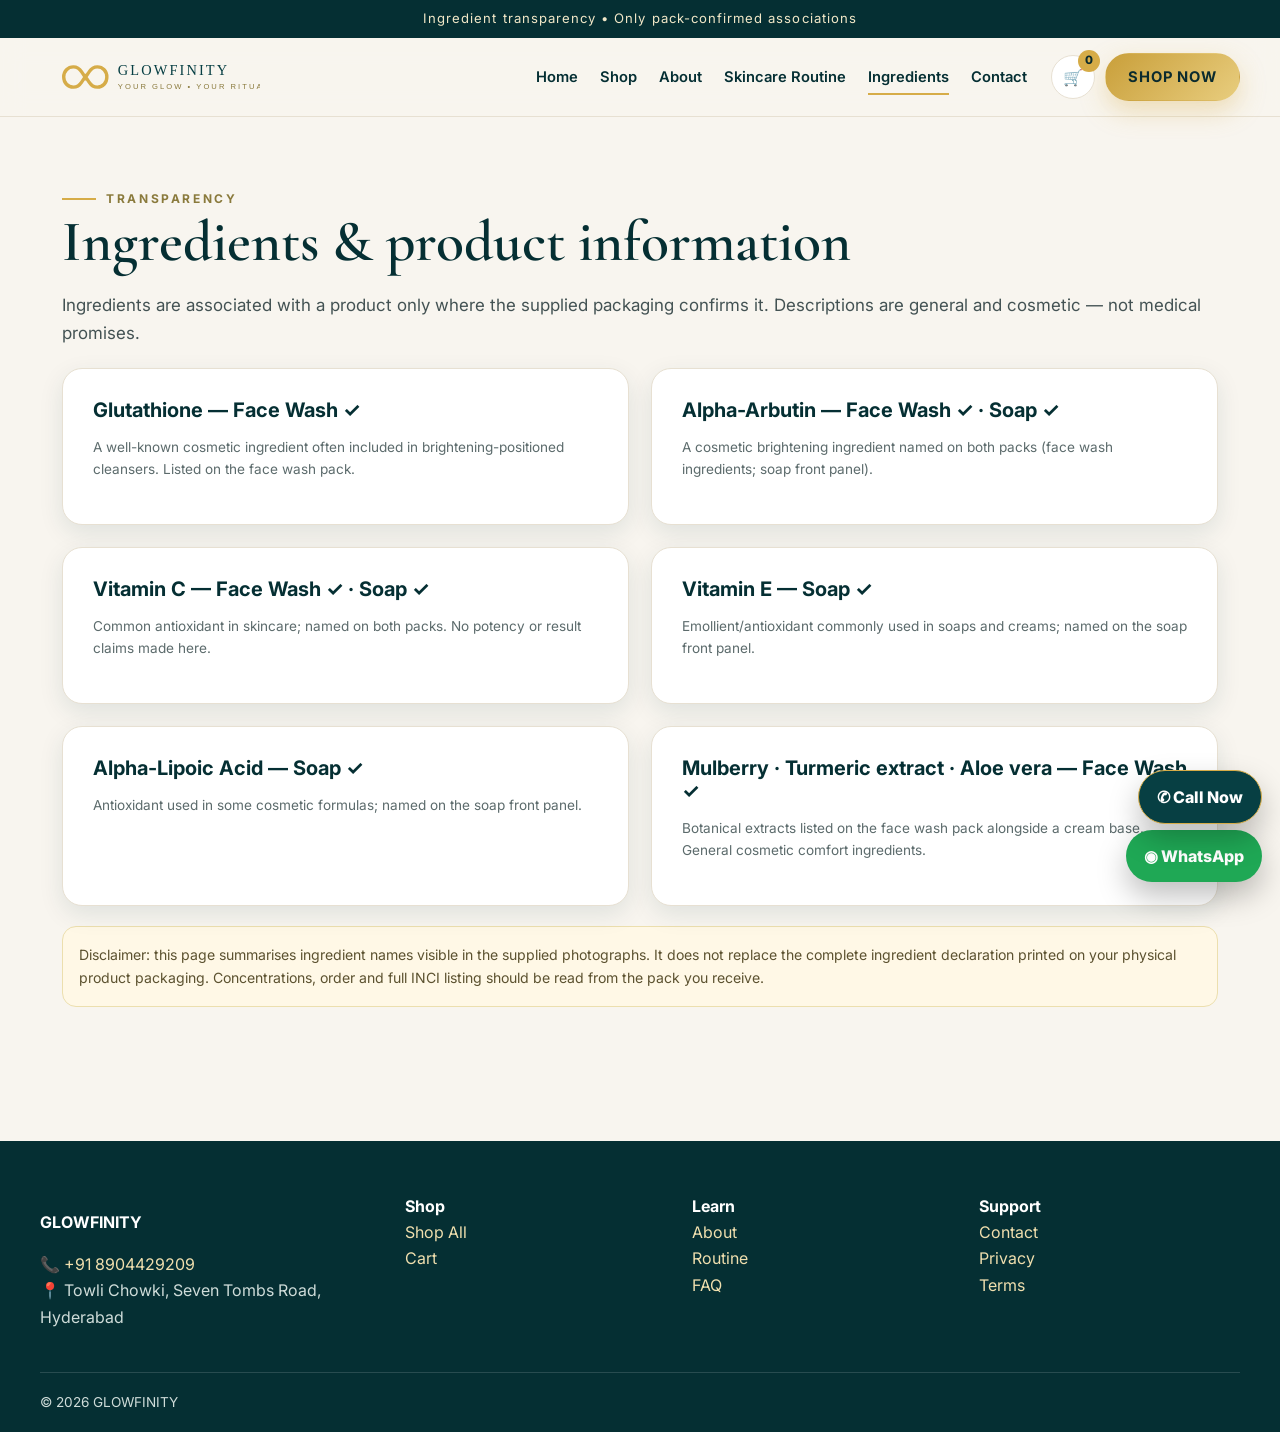
<file: ingredients.html>
<!DOCTYPE html><html lang="en"><head><meta charset="UTF-8"><meta name="viewport" content="width=device-width, initial-scale=1">
<title>Ingredients & Product Information | GLOWFINITY</title><meta name="description" content="Ingredient guide for GLOWFINITY: glutathione, alpha-arbutin, vitamin C/E, alpha-lipoic acid, mulberry, turmeric, aloe vera. General cosmetic info only."><link rel="icon" href="assets/img/favicon.svg"><link href="https://fonts.googleapis.com/css2?family=Cormorant+Garamond:ital,wght@0,500;0,600;1,500&family=Inter:wght@400;600;700;800&display=swap" rel="stylesheet"><link rel="stylesheet" href="assets/css/style.css"></head>
<body><a class="skip" href="#main">Skip to content</a><div class="announce">Ingredient transparency • Only pack-confirmed associations</div>
<header class="site"><div class="wrap nav"><a class="brand" href="index.html"><img src="assets/img/logo.svg" alt="GLOWFINITY logo"></a><nav class="links" aria-label="Primary"><a href="index.html">Home</a><a href="shop.html">Shop</a><a href="about.html">About</a><a href="routine.html">Skincare Routine</a><a href="ingredients.html" class="active">Ingredients</a><a href="contact.html">Contact</a></nav><div class="actions"><a class="iconbtn" href="cart.html" aria-label="Cart">🛒<span class="cartcount" data-cart-count>0</span></a><a class="btn btn-gold shopcta" href="shop.html" style="padding:11px 22px">SHOP NOW</a><button class="iconbtn burger" id="menuBtn" aria-expanded="false" aria-controls="mobileMenu" aria-label="Open menu">☰</button></div></div><div class="mobilemenu" id="mobileMenu"><a class="mlink" href="index.html">Home</a><a class="mlink" href="shop.html">Shop</a><a class="mlink" href="about.html">About</a><a class="mlink" href="routine.html">Routine</a><a class="mlink" href="ingredients.html">Ingredients</a><a class="mlink" href="contact.html">Contact</a><a class="mlink" href="cart.html">Cart (<span data-cart-count>0</span>)</a><div class="mrow"><button class="btn btn-outline btn-sm" id="menuClose">CLOSE ✕</button></div></div></header>
<main id="main"><section><div class="wrap"><span class="eyebrow">Transparency</span><h1>Ingredients & product information</h1><p class="lead">Ingredients are associated with a product only where the supplied packaging confirms it. Descriptions are general and cosmetic — not medical promises.</p>
<div class="grid2" style="margin-top:20px">
<div class="panel"><h3>Glutathione — Face Wash ✓</h3><p class="hint">A well-known cosmetic ingredient often included in brightening-positioned cleansers. Listed on the face wash pack.</p></div>
<div class="panel"><h3>Alpha-Arbutin — Face Wash ✓ · Soap ✓</h3><p class="hint">A cosmetic brightening ingredient named on both packs (face wash ingredients; soap front panel).</p></div>
<div class="panel"><h3>Vitamin C — Face Wash ✓ · Soap ✓</h3><p class="hint">Common antioxidant in skincare; named on both packs. No potency or result claims made here.</p></div>
<div class="panel"><h3>Vitamin E — Soap ✓</h3><p class="hint">Emollient/antioxidant commonly used in soaps and creams; named on the soap front panel.</p></div>
<div class="panel"><h3>Alpha-Lipoic Acid — Soap ✓</h3><p class="hint">Antioxidant used in some cosmetic formulas; named on the soap front panel.</p></div>
<div class="panel"><h3>Mulberry · Turmeric extract · Aloe vera — Face Wash ✓</h3><p class="hint">Botanical extracts listed on the face wash pack alongside a cream base. General cosmetic comfort ingredients.</p></div>
</div>
<div class="disclaimer" style="margin-top:20px">Disclaimer: this page summarises ingredient names visible in the supplied photographs. It does not replace the complete ingredient declaration printed on your physical product packaging. Concentrations, order and full INCI listing should be read from the pack you receive.</div>
</div></section></main>
<footer><div class="wrap fgrid"><div><p><strong style="color:#fff">GLOWFINITY</strong></p><p>📞 <a href="tel:+918904429209">+91 8904429209</a><br>📍 Towli Chowki, Seven Tombs Road, Hyderabad</p></div><div><strong style="color:#fff">Shop</strong><br><a href="shop.html">Shop All</a><br><a href="cart.html">Cart</a></div><div><strong style="color:#fff">Learn</strong><br><a href="about.html">About</a><br><a href="routine.html">Routine</a><br><a href="faq.html">FAQ</a></div><div><strong style="color:#fff">Support</strong><br><a href="contact.html">Contact</a><br><a href="privacy.html">Privacy</a><br><a href="terms.html">Terms</a></div></div><div class="wrap fbottom"><span>© <span id="year">2026</span> GLOWFINITY</span></div></footer>
<a class="wafloat" data-wa-facewash href="#" target="_blank" rel="noopener">◉ WhatsApp</a><script src="assets/js/site.js"></script></body></html>
</file>
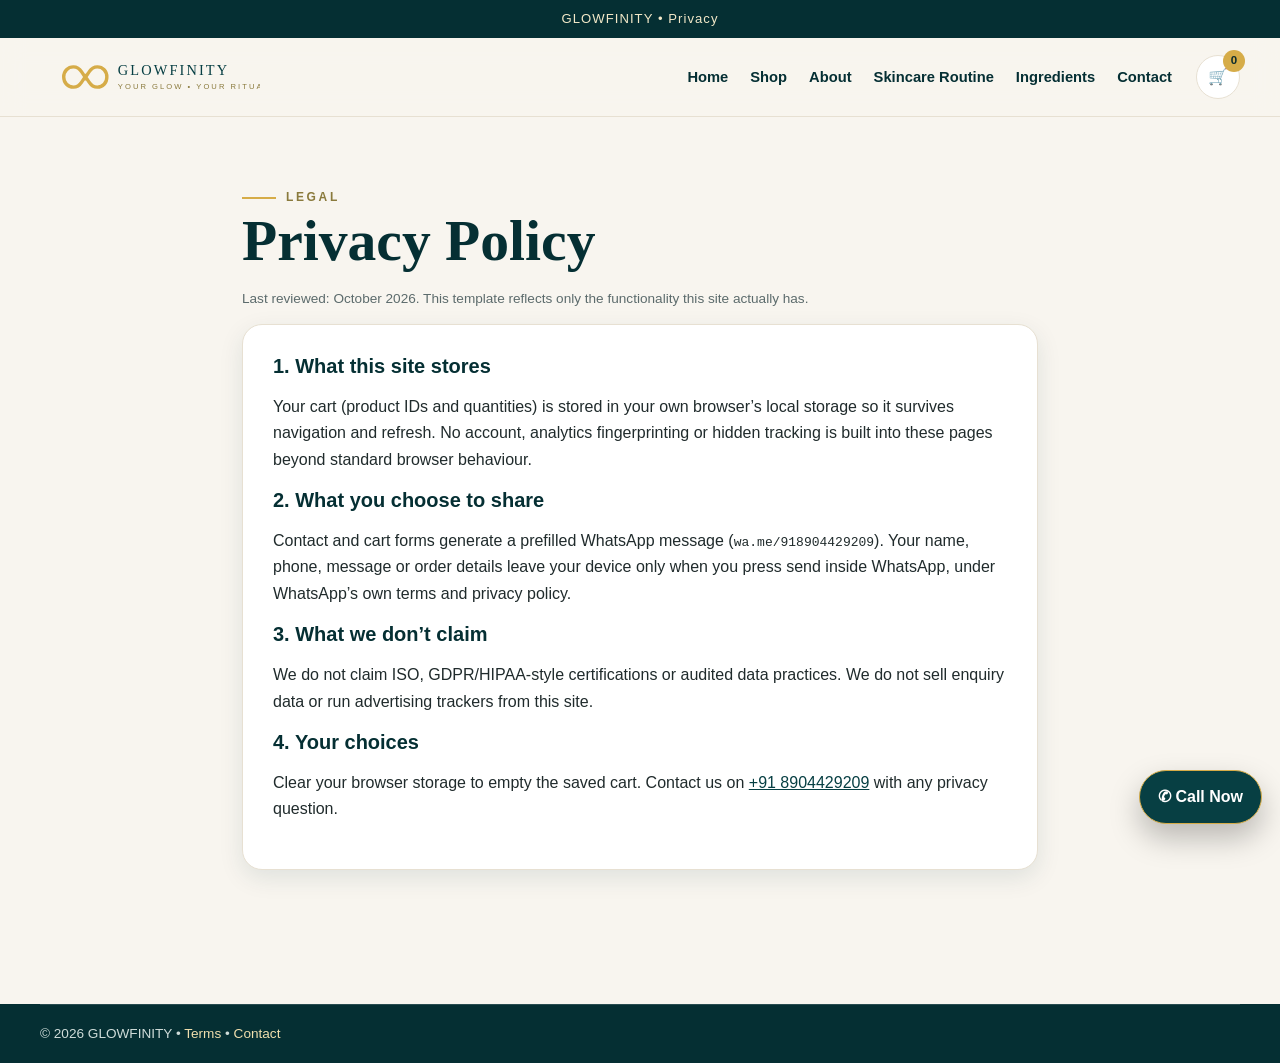
<file: privacy.html>
<!DOCTYPE html><html lang="en"><head><meta charset="UTF-8"><meta name="viewport" content="width=device-width, initial-scale=1">
<title>Privacy Policy | GLOWFINITY</title><meta name="description" content="How GLOWFINITY handles enquiries: cart stored locally, contact details shared only when you press send in WhatsApp."><link rel="icon" href="assets/img/favicon.svg"><link rel="stylesheet" href="assets/css/style.css"></head>
<body><a class="skip" href="#main">Skip to content</a><div class="announce">GLOWFINITY • Privacy</div>
<header class="site"><div class="wrap nav"><a class="brand" href="index.html"><img src="assets/img/logo.svg" alt="GLOWFINITY logo"></a><nav class="links" aria-label="Primary"><a href="index.html">Home</a><a href="shop.html">Shop</a><a href="about.html">About</a><a href="routine.html">Skincare Routine</a><a href="ingredients.html">Ingredients</a><a href="contact.html">Contact</a></nav><div class="actions"><a class="iconbtn" href="cart.html" aria-label="Cart">🛒<span class="cartcount" data-cart-count>0</span></a><button class="iconbtn burger" id="menuBtn" aria-expanded="false" aria-controls="mobileMenu" aria-label="Open menu">☰</button></div></div><div class="mobilemenu" id="mobileMenu"><a class="mlink" href="index.html">Home</a><a class="mlink" href="shop.html">Shop</a><a class="mlink" href="contact.html">Contact</a><a class="mlink" href="cart.html">Cart (<span data-cart-count>0</span>)</a><div class="mrow"><button class="btn btn-outline btn-sm" id="menuClose">CLOSE ✕</button></div></div></header>
<main id="main"><section><div class="wrap" style="max-width:840px"><span class="eyebrow">Legal</span><h1>Privacy Policy</h1><p class="hint">Last reviewed: October 2026. This template reflects only the functionality this site actually has.</p>
<div class="panel"><h3>1. What this site stores</h3><p>Your cart (product IDs and quantities) is stored in your own browser’s local storage so it survives navigation and refresh. No account, analytics fingerprinting or hidden tracking is built into these pages beyond standard browser behaviour.</p><h3>2. What you choose to share</h3><p>Contact and cart forms generate a prefilled WhatsApp message (<code>wa.me/918904429209</code>). Your name, phone, message or order details leave your device only when you press send inside WhatsApp, under WhatsApp’s own terms and privacy policy.</p><h3>3. What we don’t claim</h3><p>We do not claim ISO, GDPR/HIPAA-style certifications or audited data practices. We do not sell enquiry data or run advertising trackers from this site.</p><h3>4. Your choices</h3><p>Clear your browser storage to empty the saved cart. Contact us on <a href="tel:+918904429209">+91 8904429209</a> with any privacy question.</p></div></div></section></main>
<footer><div class="wrap fbottom"><span>© <span id="year">2026</span> GLOWFINITY • <a href="terms.html">Terms</a> • <a href="contact.html">Contact</a></span></div></footer>
<script src="assets/js/site.js"></script></body></html>
</file>
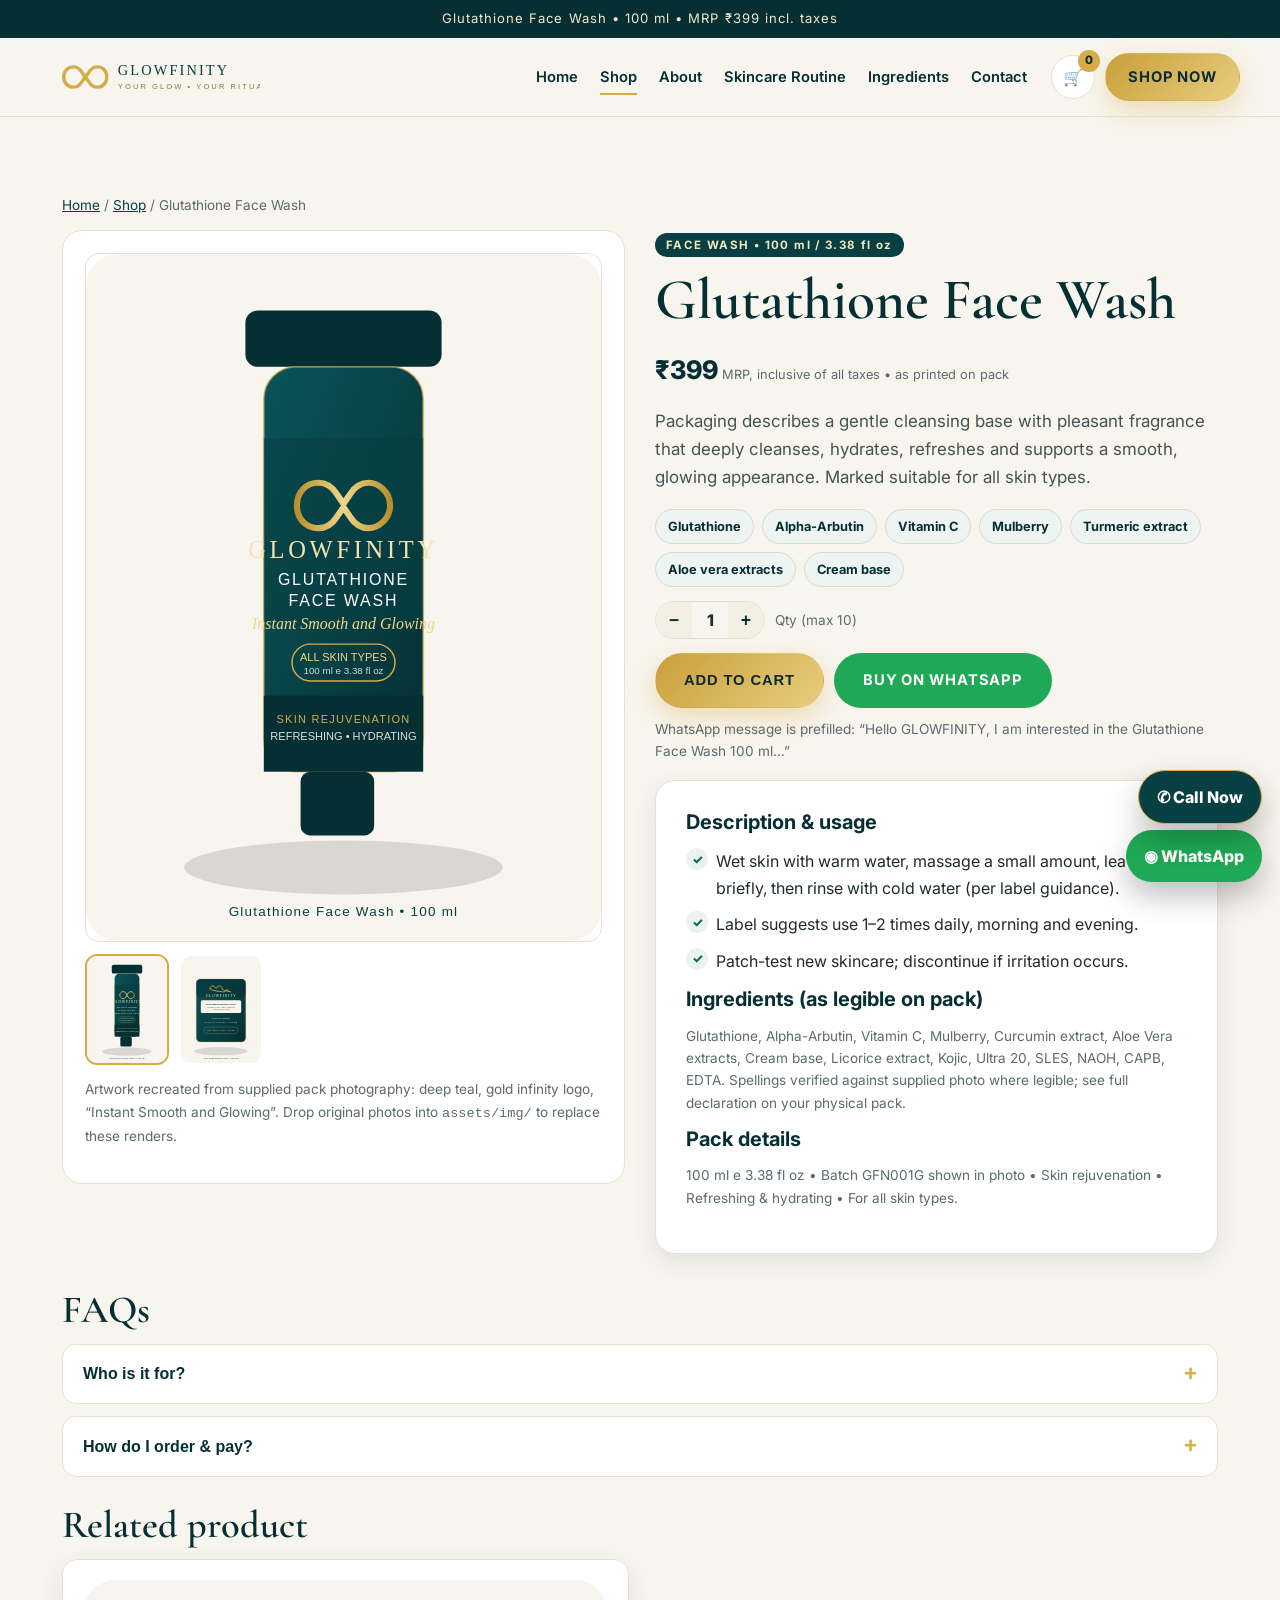
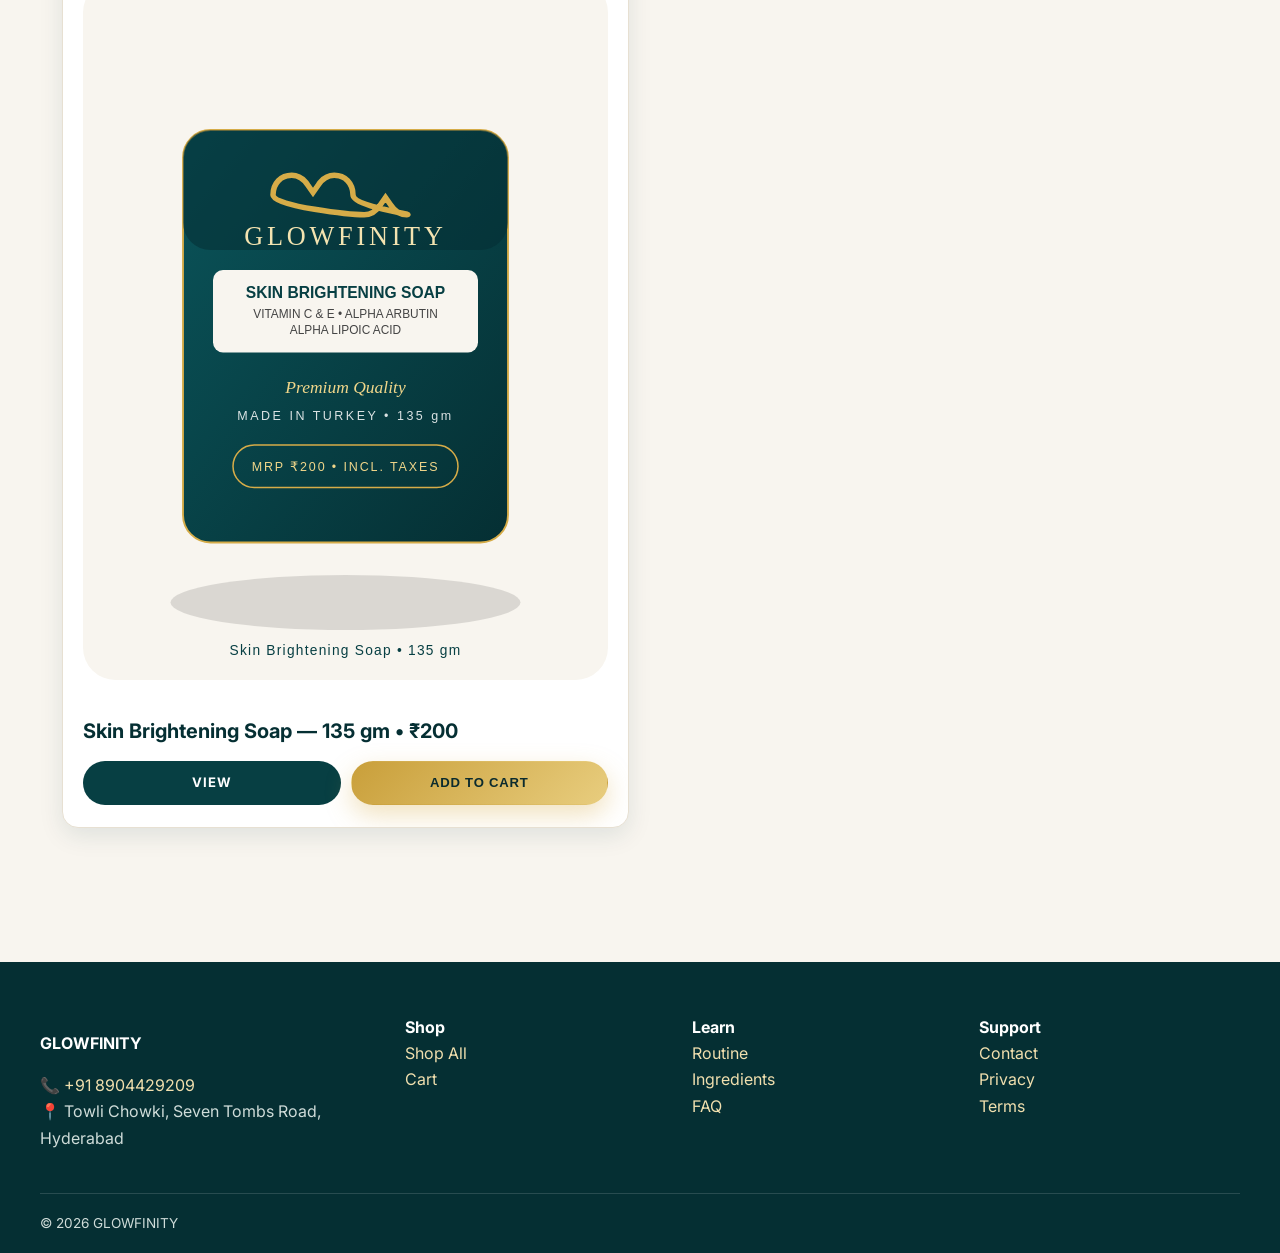
<file: product-facewash.html>
<!DOCTYPE html><html lang="en"><head><meta charset="UTF-8"><meta name="viewport" content="width=device-width, initial-scale=1">
<title>GLOWFINITY Glutathione Face Wash 100 ml (₹399) | Shop</title><meta name="description" content="GLOWFINITY Glutathione Face Wash 100 ml, MRP ₹399. Cleansing, hydration & refreshing feel, suitable for all skin types per pack. Add to cart or order on WhatsApp.">
<meta property="og:title" content="Glutathione Face Wash 100 ml — ₹399"><link rel="icon" href="assets/img/favicon.svg"><link href="https://fonts.googleapis.com/css2?family=Cormorant+Garamond:ital,wght@0,500;0,600;1,500&family=Inter:wght@400;600;700;800&display=swap" rel="stylesheet"><link rel="stylesheet" href="assets/css/style.css">
<script type="application/ld+json">{"@context":"https://schema.org","@type":"Product","name":"GLOWFINITY Glutathione Face Wash","brand":{"@type":"Brand","name":"GLOWFINITY"},"additionalProperty":[{"@type":"PropertyValue","name":"Size","value":"100 ml / 3.38 fl oz"}],"offers":{"@type":"Offer","priceCurrency":"INR","price":"399","availability":"https://schema.org/InStock"}}</script></head>
<body><a class="skip" href="#main">Skip to content</a><div class="announce">Glutathione Face Wash • 100 ml • MRP ₹399 incl. taxes</div>
<header class="site"><div class="wrap nav"><a class="brand" href="index.html"><img src="assets/img/logo.svg" alt="GLOWFINITY logo"></a><nav class="links" aria-label="Primary"><a href="index.html">Home</a><a href="shop.html" class="active">Shop</a><a href="about.html">About</a><a href="routine.html">Skincare Routine</a><a href="ingredients.html">Ingredients</a><a href="contact.html">Contact</a></nav><div class="actions"><a class="iconbtn" href="cart.html" aria-label="Cart">🛒<span class="cartcount" data-cart-count>0</span></a><a class="btn btn-gold shopcta" href="shop.html" style="padding:11px 22px">SHOP NOW</a><button class="iconbtn burger" id="menuBtn" aria-expanded="false" aria-controls="mobileMenu" aria-label="Open menu">☰</button></div></div><div class="mobilemenu" id="mobileMenu"><a class="mlink" href="index.html">Home</a><a class="mlink" href="shop.html">Shop</a><a class="mlink" href="about.html">About</a><a class="mlink" href="routine.html">Routine</a><a class="mlink" href="ingredients.html">Ingredients</a><a class="mlink" href="contact.html">Contact</a><a class="mlink" href="cart.html">Cart (<span data-cart-count>0</span>)</a><div class="mrow"><button class="btn btn-outline btn-sm" id="menuClose">CLOSE ✕</button></div></div></header>
<main id="main"><section><div class="wrap">
<p class="hint"><a href="index.html">Home</a> / <a href="shop.html">Shop</a> / Glutathione Face Wash</p>
<div class="pdp" data-pdp="facewash">
<div class="gallery"><div class="main"><img id="mainImg" src="assets/img/product-facewash.svg" alt="GLOWFINITY Glutathione Face Wash 100 ml — front packaging artwork in deep teal and gold"></div><div class="thumbs"><button class="sel" onclick="document.getElementById('mainImg').src='assets/img/product-facewash.svg'"><img src="assets/img/product-facewash.svg" alt="Front view"></button><button onclick="document.getElementById('mainImg').src='assets/img/product-soap.svg'"><img src="assets/img/product-soap.svg" alt="Range view"></button></div>
<p class="hint">Artwork recreated from supplied pack photography: deep teal, gold infinity logo, “Instant Smooth and Glowing”. Drop original photos into <code>assets/img/</code> to replace these renders.</p></div>
<div><span class="tag">FACE WASH • 100 ml / 3.38 fl oz</span><h1 style="margin-top:10px">Glutathione Face Wash</h1><p><span class="price" style="font-size:1.6rem">₹399</span> <span class="mrp">MRP, inclusive of all taxes • as printed on pack</span></p>
<p class="lead">Packaging describes a gentle cleansing base with pleasant fragrance that deeply cleanses, hydrates, refreshes and supports a smooth, glowing appearance. Marked suitable for all skin types.</p>
<div class="ingchips"><span>Glutathione</span><span>Alpha-Arbutin</span><span>Vitamin C</span><span>Mulberry</span><span>Turmeric extract</span><span>Aloe vera extracts</span><span>Cream base</span></div>
<div style="display:flex;gap:10px;align-items:center;margin:14px 0"><span class="qty"><button data-dec aria-label="Decrease">−</button><span data-q>1</span><button data-inc aria-label="Increase">+</button></span><span class="hint">Qty (max 10)</span></div>
<div style="display:flex;gap:10px;flex-wrap:wrap"><button class="btn btn-gold" data-addpdp>ADD TO CART</button><a class="btn btn-wa" data-wapdp href="#" target="_blank" rel="noopener">BUY ON WHATSAPP</a></div>
<p class="hint" style="margin-top:10px">WhatsApp message is prefilled: “Hello GLOWFINITY, I am interested in the Glutathione Face Wash 100 ml…”</p>
<div class="panel" style="margin-top:18px"><h3>Description & usage</h3><ul class="check"><li>Wet skin with warm water, massage a small amount, leave briefly, then rinse with cold water (per label guidance).</li><li>Label suggests use 1–2 times daily, morning and evening.</li><li>Patch-test new skincare; discontinue if irritation occurs.</li></ul><h3>Ingredients (as legible on pack)</h3><p class="hint">Glutathione, Alpha-Arbutin, Vitamin C, Mulberry, Curcumin extract, Aloe Vera extracts, Cream base, Licorice extract, Kojic, Ultra 20, SLES, NAOH, CAPB, EDTA. Spellings verified against supplied photo where legible; see full declaration on your physical pack.</p><h3>Pack details</h3><p class="hint">100 ml e 3.38 fl oz • Batch GFN001G shown in photo • Skin rejuvenation • Refreshing & hydrating • For all skin types.</p></div>
</div></div>
<div style="margin-top:34px"><h2>FAQs</h2><div class="faq"><button aria-expanded="false">Who is it for? <span class="plus">+</span></button><div class="ans"><div>The pack states “suitable for all skin types”. For sensitive skin, patch-test first.</div></div></div><div class="faq"><button aria-expanded="false">How do I order & pay? <span class="plus">+</span></button><div class="ans"><div>Add to cart, then order via WhatsApp. Availability, delivery and payment options are confirmed personally — no online payment is taken on this site.</div></div></div></div>
<div style="margin-top:26px"><h2>Related product</h2><div class="grid2"><article class="card"><div class="pimg"><img src="assets/img/product-soap.svg" alt="Skin Brightening Soap"></div><div class="pbody"><h3><a href="product-soap.html">Skin Brightening Soap — 135 gm • ₹200</a></h3><div class="row"><a class="btn btn-dark btn-sm" href="product-soap.html">VIEW</a><button class="btn btn-gold btn-sm" data-add="soap">ADD TO CART</button></div></div></article></div></div>
</div></section></main>
<footer><div class="wrap fgrid"><div><p><strong style="color:#fff">GLOWFINITY</strong></p><p>📞 <a href="tel:+918904429209">+91 8904429209</a><br>📍 Towli Chowki, Seven Tombs Road, Hyderabad</p></div><div><strong style="color:#fff">Shop</strong><br><a href="shop.html">Shop All</a><br><a href="cart.html">Cart</a></div><div><strong style="color:#fff">Learn</strong><br><a href="routine.html">Routine</a><br><a href="ingredients.html">Ingredients</a><br><a href="faq.html">FAQ</a></div><div><strong style="color:#fff">Support</strong><br><a href="contact.html">Contact</a><br><a href="privacy.html">Privacy</a><br><a href="terms.html">Terms</a></div></div><div class="wrap fbottom"><span>© <span id="year">2026</span> GLOWFINITY</span></div></footer>
<a class="wafloat" data-wa-facewash href="#" target="_blank" rel="noopener">◉ WhatsApp</a><script src="assets/js/site.js"></script></body></html>
</file>
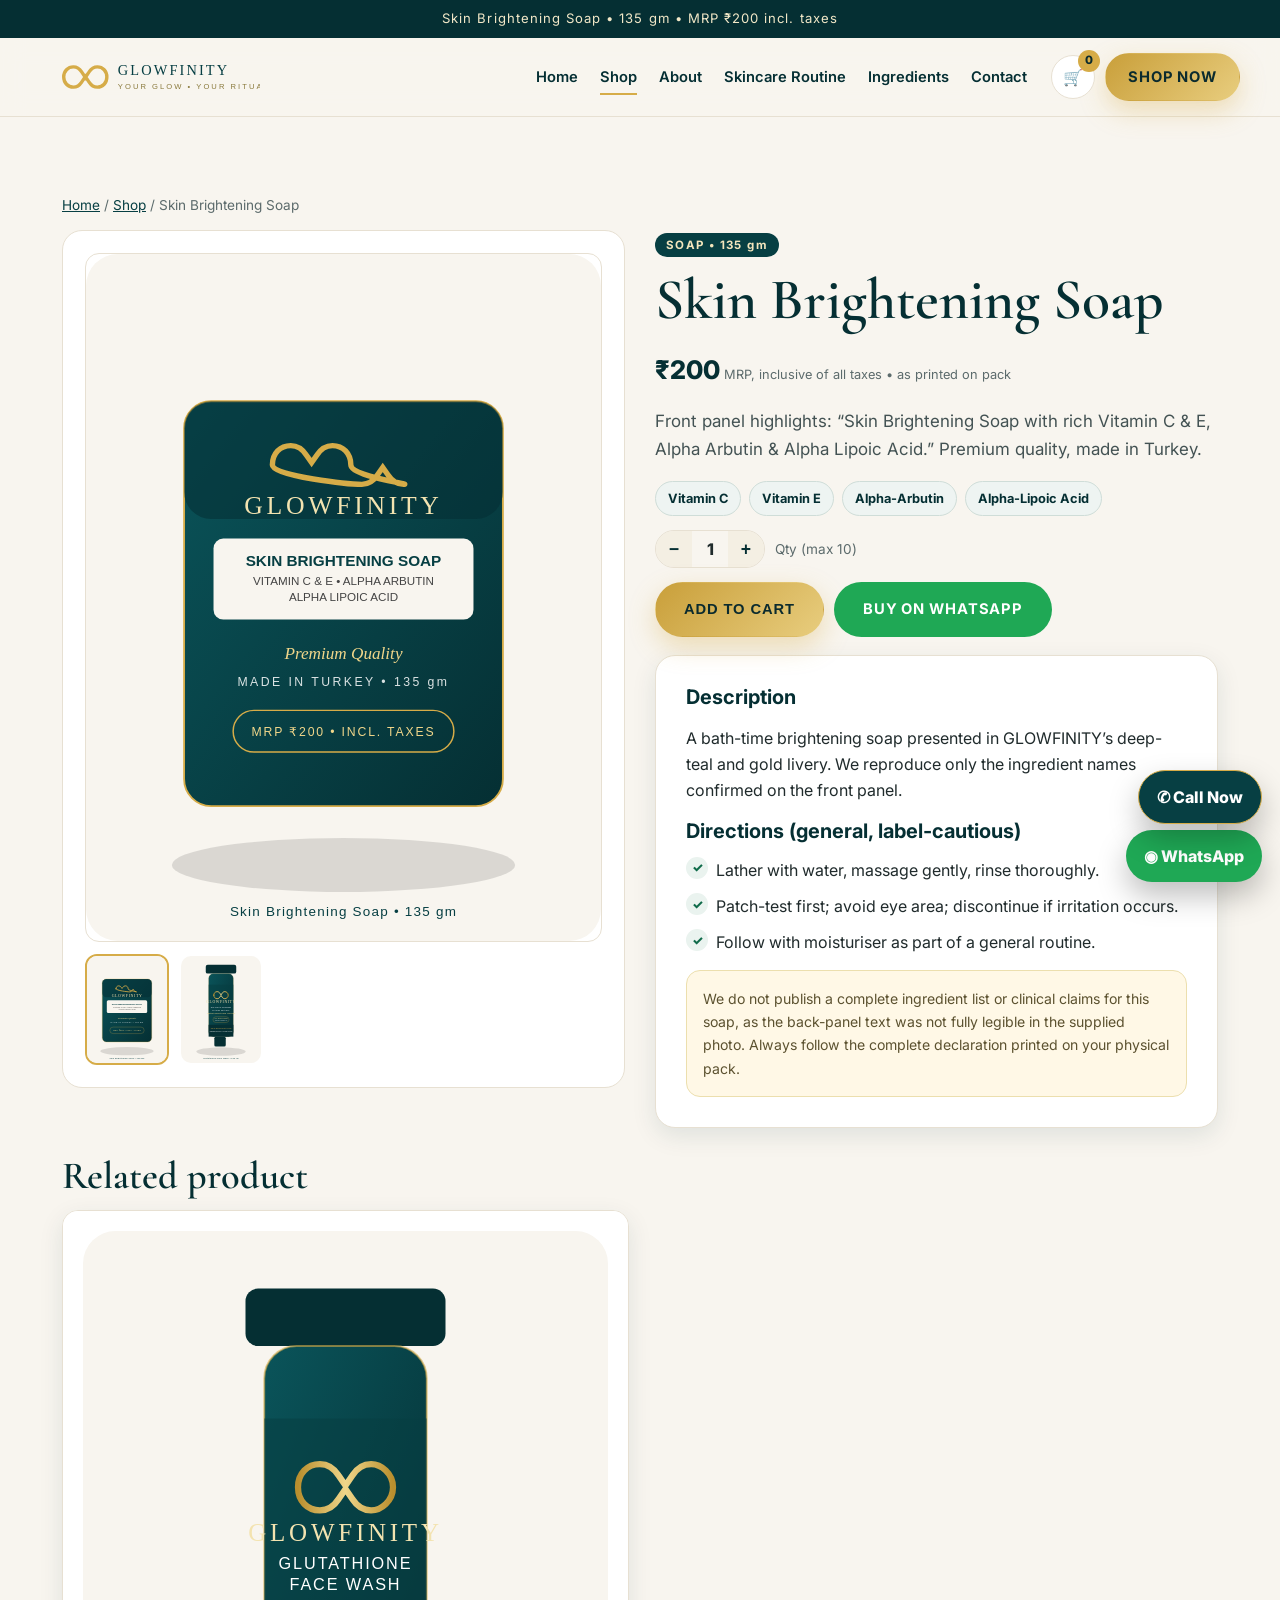
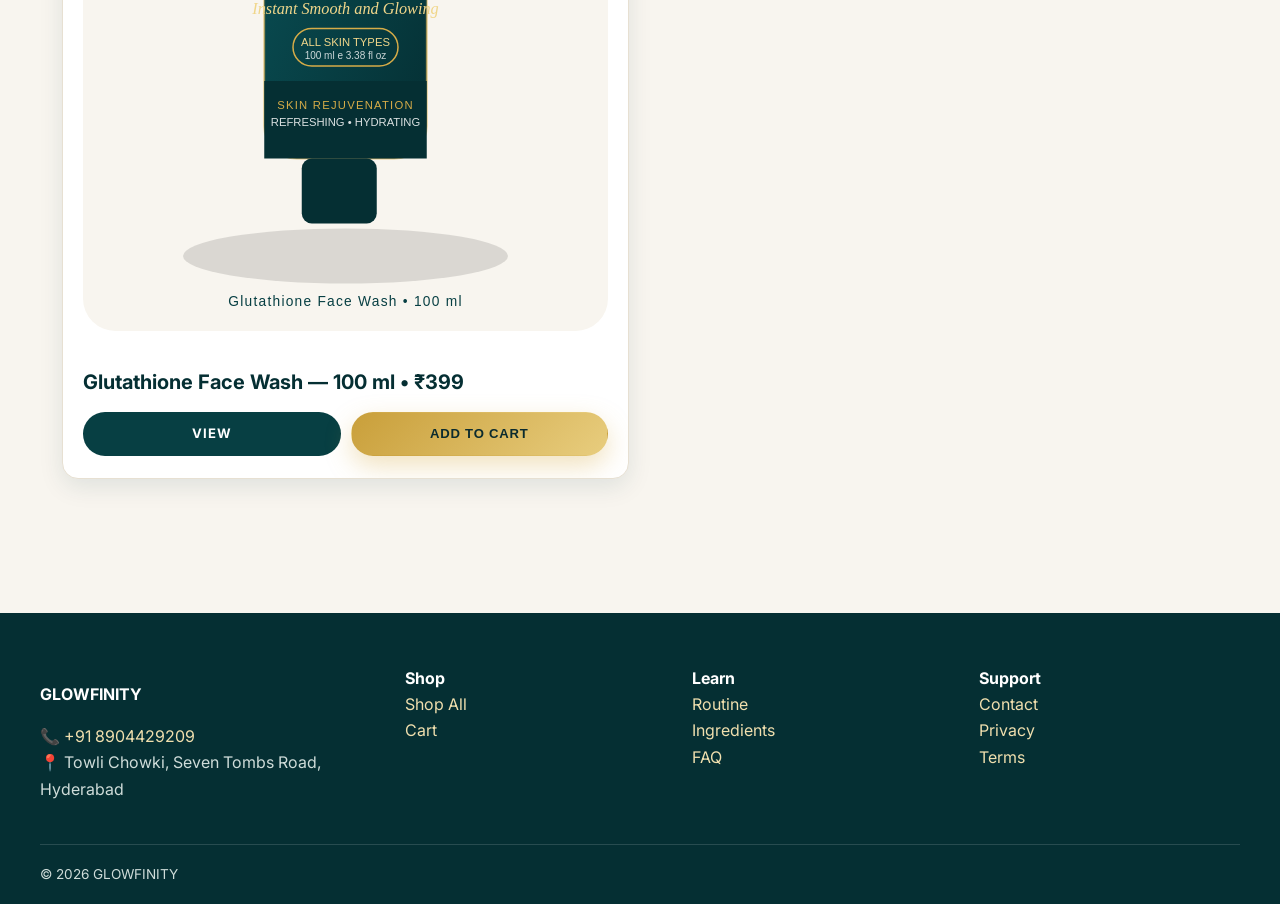
<file: product-soap.html>
<!DOCTYPE html><html lang="en"><head><meta charset="UTF-8"><meta name="viewport" content="width=device-width, initial-scale=1">
<title>GLOWFINITY Skin Brightening Soap 135 gm (₹200) | Shop</title><meta name="description" content="GLOWFINITY Skin Brightening Soap 135 gm, MRP ₹200 incl. taxes. Pack highlights vitamin C, E, alpha-arbutin & alpha-lipoic acid. Order via WhatsApp.">
<meta property="og:title" content="Skin Brightening Soap 135 gm — ₹200"><link rel="icon" href="assets/img/favicon.svg"><link href="https://fonts.googleapis.com/css2?family=Cormorant+Garamond:ital,wght@0,500;0,600;1,500&family=Inter:wght@400;600;700;800&display=swap" rel="stylesheet"><link rel="stylesheet" href="assets/css/style.css">
<script type="application/ld+json">{"@context":"https://schema.org","@type":"Product","name":"GLOWFINITY Skin Brightening Soap","brand":{"@type":"Brand","name":"GLOWFINITY"},"additionalProperty":[{"@type":"PropertyValue","name":"Size","value":"135 gm"}],"offers":{"@type":"Offer","priceCurrency":"INR","price":"200","availability":"https://schema.org/InStock"}}</script></head>
<body><a class="skip" href="#main">Skip to content</a><div class="announce">Skin Brightening Soap • 135 gm • MRP ₹200 incl. taxes</div>
<header class="site"><div class="wrap nav"><a class="brand" href="index.html"><img src="assets/img/logo.svg" alt="GLOWFINITY logo"></a><nav class="links" aria-label="Primary"><a href="index.html">Home</a><a href="shop.html" class="active">Shop</a><a href="about.html">About</a><a href="routine.html">Skincare Routine</a><a href="ingredients.html">Ingredients</a><a href="contact.html">Contact</a></nav><div class="actions"><a class="iconbtn" href="cart.html" aria-label="Cart">🛒<span class="cartcount" data-cart-count>0</span></a><a class="btn btn-gold shopcta" href="shop.html" style="padding:11px 22px">SHOP NOW</a><button class="iconbtn burger" id="menuBtn" aria-expanded="false" aria-controls="mobileMenu" aria-label="Open menu">☰</button></div></div><div class="mobilemenu" id="mobileMenu"><a class="mlink" href="index.html">Home</a><a class="mlink" href="shop.html">Shop</a><a class="mlink" href="about.html">About</a><a class="mlink" href="routine.html">Routine</a><a class="mlink" href="ingredients.html">Ingredients</a><a class="mlink" href="contact.html">Contact</a><a class="mlink" href="cart.html">Cart (<span data-cart-count>0</span>)</a><div class="mrow"><button class="btn btn-outline btn-sm" id="menuClose">CLOSE ✕</button></div></div></header>
<main id="main"><section><div class="wrap">
<p class="hint"><a href="index.html">Home</a> / <a href="shop.html">Shop</a> / Skin Brightening Soap</p>
<div class="pdp" data-pdp="soap">
<div class="gallery"><div class="main"><img id="mainImg2" src="assets/img/product-soap.svg" alt="GLOWFINITY Skin Brightening Soap 135 gm — deep teal and gold packaging"></div><div class="thumbs"><button class="sel" onclick="document.getElementById('mainImg2').src='assets/img/product-soap.svg'"><img src="assets/img/product-soap.svg" alt="Front view"></button><button onclick="document.getElementById('mainImg2').src='assets/img/product-facewash.svg'"><img src="assets/img/product-facewash.svg" alt="Range view"></button></div></div>
<div><span class="tag">SOAP • 135 gm</span><h1 style="margin-top:10px">Skin Brightening Soap</h1><p><span class="price" style="font-size:1.6rem">₹200</span> <span class="mrp">MRP, inclusive of all taxes • as printed on pack</span></p>
<p class="lead">Front panel highlights: “Skin Brightening Soap with rich Vitamin C & E, Alpha Arbutin & Alpha Lipoic Acid.” Premium quality, made in Turkey.</p>
<div class="ingchips"><span>Vitamin C</span><span>Vitamin E</span><span>Alpha-Arbutin</span><span>Alpha-Lipoic Acid</span></div>
<div style="display:flex;gap:10px;align-items:center;margin:14px 0"><span class="qty"><button data-dec aria-label="Decrease">−</button><span data-q>1</span><button data-inc aria-label="Increase">+</button></span><span class="hint">Qty (max 10)</span></div>
<div style="display:flex;gap:10px;flex-wrap:wrap"><button class="btn btn-gold" data-addpdp>ADD TO CART</button><a class="btn btn-wa" data-wapdp href="#" target="_blank" rel="noopener">BUY ON WHATSAPP</a></div>
<div class="panel" style="margin-top:18px"><h3>Description</h3><p>A bath-time brightening soap presented in GLOWFINITY’s deep-teal and gold livery. We reproduce only the ingredient names confirmed on the front panel.</p><h3>Directions (general, label-cautious)</h3><ul class="check"><li>Lather with water, massage gently, rinse thoroughly.</li><li>Patch-test first; avoid eye area; discontinue if irritation occurs.</li><li>Follow with moisturiser as part of a general routine.</li></ul><div class="disclaimer">We do not publish a complete ingredient list or clinical claims for this soap, as the back-panel text was not fully legible in the supplied photo. Always follow the complete declaration printed on your physical pack.</div></div>
</div></div>
<div style="margin-top:26px"><h2>Related product</h2><div class="grid2"><article class="card"><div class="pimg"><img src="assets/img/product-facewash.svg" alt="Glutathione Face Wash"></div><div class="pbody"><h3><a href="product-facewash.html">Glutathione Face Wash — 100 ml • ₹399</a></h3><div class="row"><a class="btn btn-dark btn-sm" href="product-facewash.html">VIEW</a><button class="btn btn-gold btn-sm" data-add="facewash">ADD TO CART</button></div></div></article></div></div>
</div></section></main>
<footer><div class="wrap fgrid"><div><p><strong style="color:#fff">GLOWFINITY</strong></p><p>📞 <a href="tel:+918904429209">+91 8904429209</a><br>📍 Towli Chowki, Seven Tombs Road, Hyderabad</p></div><div><strong style="color:#fff">Shop</strong><br><a href="shop.html">Shop All</a><br><a href="cart.html">Cart</a></div><div><strong style="color:#fff">Learn</strong><br><a href="routine.html">Routine</a><br><a href="ingredients.html">Ingredients</a><br><a href="faq.html">FAQ</a></div><div><strong style="color:#fff">Support</strong><br><a href="contact.html">Contact</a><br><a href="privacy.html">Privacy</a><br><a href="terms.html">Terms</a></div></div><div class="wrap fbottom"><span>© <span id="year">2026</span> GLOWFINITY</span></div></footer>
<a class="wafloat" data-wa-soap href="#" target="_blank" rel="noopener">◉ WhatsApp</a><script src="assets/js/site.js"></script></body></html>
</file>
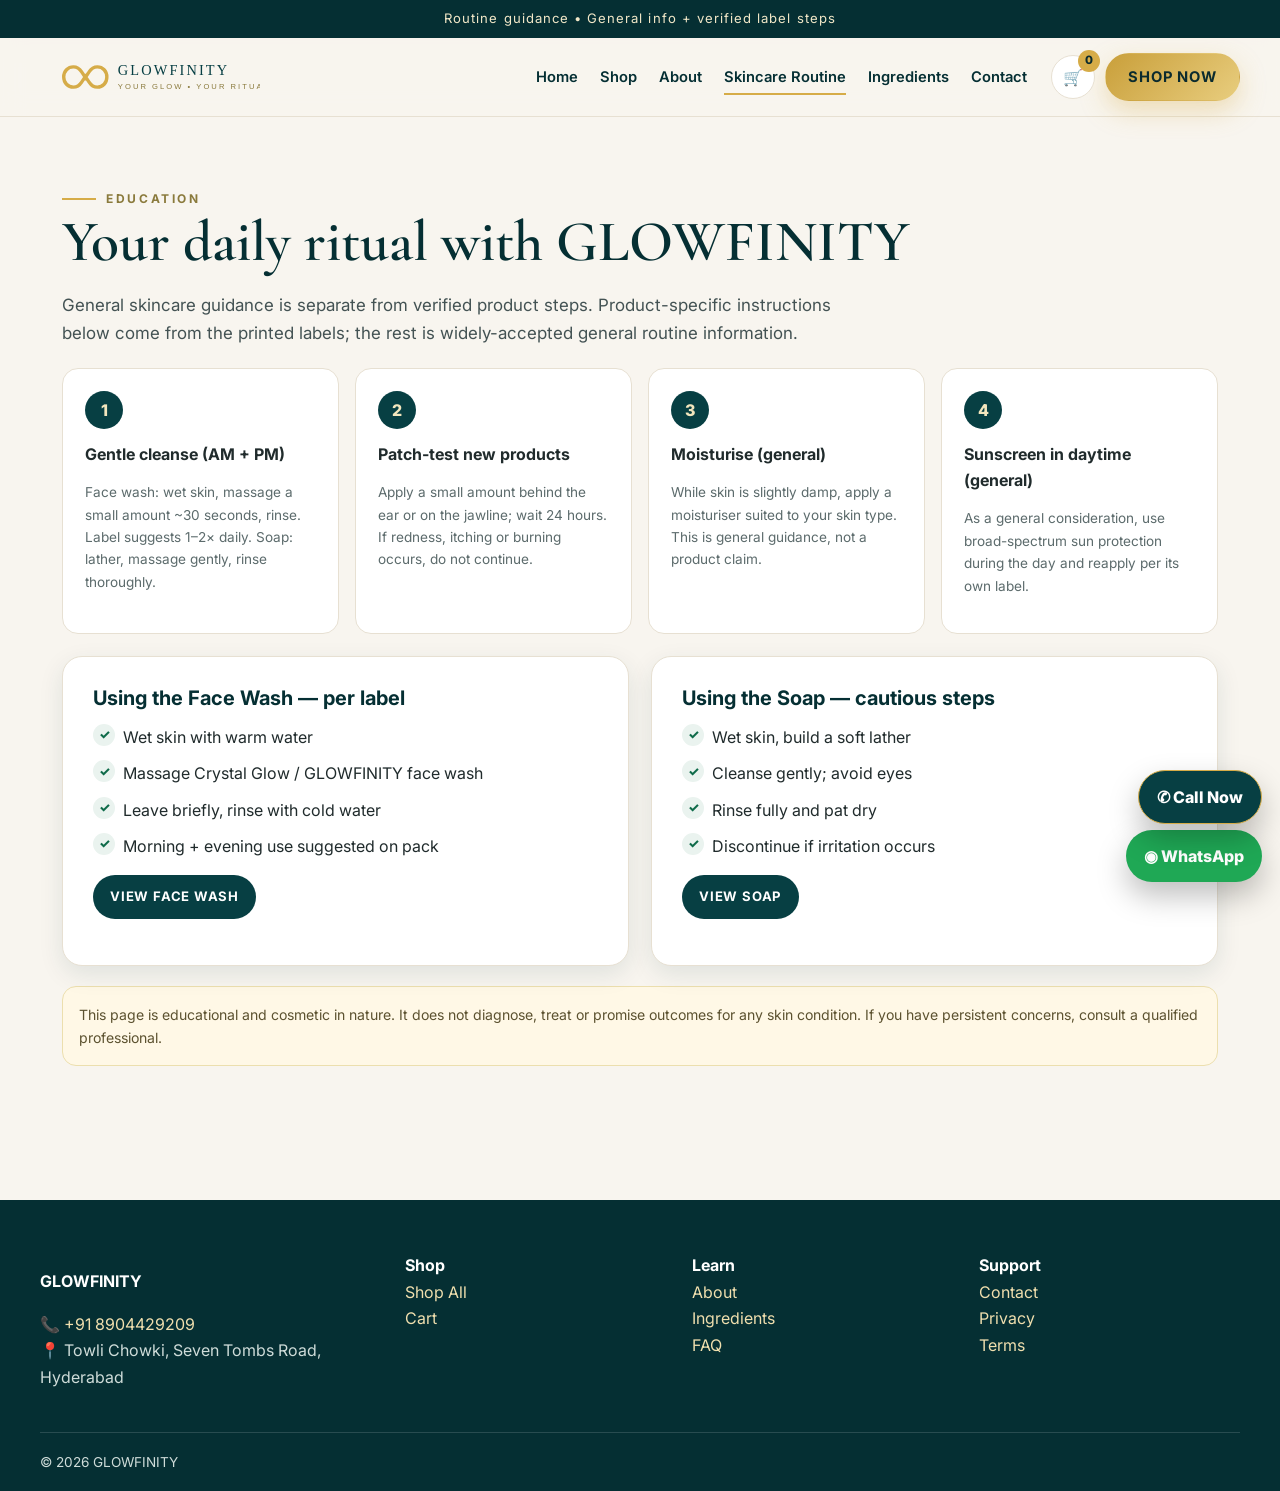
<file: routine.html>
<!DOCTYPE html><html lang="en"><head><meta charset="UTF-8"><meta name="viewport" content="width=device-width, initial-scale=1">
<title>Skincare Routine Guide | GLOWFINITY</title><meta name="description" content="How to use GLOWFINITY Face Wash and Soap in a gentle daily routine: cleansing, patch testing, moisturiser & sunscreen guidance."><link rel="icon" href="assets/img/favicon.svg"><link href="https://fonts.googleapis.com/css2?family=Cormorant+Garamond:ital,wght@0,500;0,600;1,500&family=Inter:wght@400;600;700;800&display=swap" rel="stylesheet"><link rel="stylesheet" href="assets/css/style.css"></head>
<body><a class="skip" href="#main">Skip to content</a><div class="announce">Routine guidance • General info + verified label steps</div>
<header class="site"><div class="wrap nav"><a class="brand" href="index.html"><img src="assets/img/logo.svg" alt="GLOWFINITY logo"></a><nav class="links" aria-label="Primary"><a href="index.html">Home</a><a href="shop.html">Shop</a><a href="about.html">About</a><a href="routine.html" class="active">Skincare Routine</a><a href="ingredients.html">Ingredients</a><a href="contact.html">Contact</a></nav><div class="actions"><a class="iconbtn" href="cart.html" aria-label="Cart">🛒<span class="cartcount" data-cart-count>0</span></a><a class="btn btn-gold shopcta" href="shop.html" style="padding:11px 22px">SHOP NOW</a><button class="iconbtn burger" id="menuBtn" aria-expanded="false" aria-controls="mobileMenu" aria-label="Open menu">☰</button></div></div><div class="mobilemenu" id="mobileMenu"><a class="mlink" href="index.html">Home</a><a class="mlink" href="shop.html">Shop</a><a class="mlink" href="about.html">About</a><a class="mlink" href="routine.html">Routine</a><a class="mlink" href="ingredients.html">Ingredients</a><a class="mlink" href="contact.html">Contact</a><a class="mlink" href="cart.html">Cart (<span data-cart-count>0</span>)</a><div class="mrow"><button class="btn btn-outline btn-sm" id="menuClose">CLOSE ✕</button></div></div></header>
<main id="main"><section><div class="wrap"><span class="eyebrow">Education</span><h1>Your daily ritual with GLOWFINITY</h1><p class="lead" style="max-width:70ch">General skincare guidance is separate from verified product steps. Product-specific instructions below come from the printed labels; the rest is widely-accepted general routine information.</p>
<div class="steps" style="margin-top:20px"><div class="step"><div class="n">1</div><strong>Gentle cleanse (AM + PM)</strong><p class="hint">Face wash: wet skin, massage a small amount ~30 seconds, rinse. Label suggests 1–2× daily. Soap: lather, massage gently, rinse thoroughly.</p></div><div class="step"><div class="n">2</div><strong>Patch-test new products</strong><p class="hint">Apply a small amount behind the ear or on the jawline; wait 24 hours. If redness, itching or burning occurs, do not continue.</p></div><div class="step"><div class="n">3</div><strong>Moisturise (general)</strong><p class="hint">While skin is slightly damp, apply a moisturiser suited to your skin type. This is general guidance, not a product claim.</p></div><div class="step"><div class="n">4</div><strong>Sunscreen in daytime (general)</strong><p class="hint">As a general consideration, use broad-spectrum sun protection during the day and reapply per its own label.</p></div></div>
<div class="grid2" style="margin-top:22px"><div class="panel"><h3>Using the Face Wash — per label</h3><ul class="check"><li>Wet skin with warm water</li><li>Massage Crystal Glow / GLOWFINITY face wash</li><li>Leave briefly, rinse with cold water</li><li>Morning + evening use suggested on pack</li></ul><p><a class="btn btn-dark btn-sm" href="product-facewash.html">VIEW FACE WASH</a></p></div><div class="panel"><h3>Using the Soap — cautious steps</h3><ul class="check"><li>Wet skin, build a soft lather</li><li>Cleanse gently; avoid eyes</li><li>Rinse fully and pat dry</li><li>Discontinue if irritation occurs</li></ul><p><a class="btn btn-dark btn-sm" href="product-soap.html">VIEW SOAP</a></p></div></div>
<div class="disclaimer" style="margin-top:20px">This page is educational and cosmetic in nature. It does not diagnose, treat or promise outcomes for any skin condition. If you have persistent concerns, consult a qualified professional.</div>
</div></section></main>
<footer><div class="wrap fgrid"><div><p><strong style="color:#fff">GLOWFINITY</strong></p><p>📞 <a href="tel:+918904429209">+91 8904429209</a><br>📍 Towli Chowki, Seven Tombs Road, Hyderabad</p></div><div><strong style="color:#fff">Shop</strong><br><a href="shop.html">Shop All</a><br><a href="cart.html">Cart</a></div><div><strong style="color:#fff">Learn</strong><br><a href="about.html">About</a><br><a href="ingredients.html">Ingredients</a><br><a href="faq.html">FAQ</a></div><div><strong style="color:#fff">Support</strong><br><a href="contact.html">Contact</a><br><a href="privacy.html">Privacy</a><br><a href="terms.html">Terms</a></div></div><div class="wrap fbottom"><span>© <span id="year">2026</span> GLOWFINITY</span></div></footer>
<a class="wafloat" data-wa-facewash href="#" target="_blank" rel="noopener">◉ WhatsApp</a><script src="assets/js/site.js"></script></body></html>
</file>
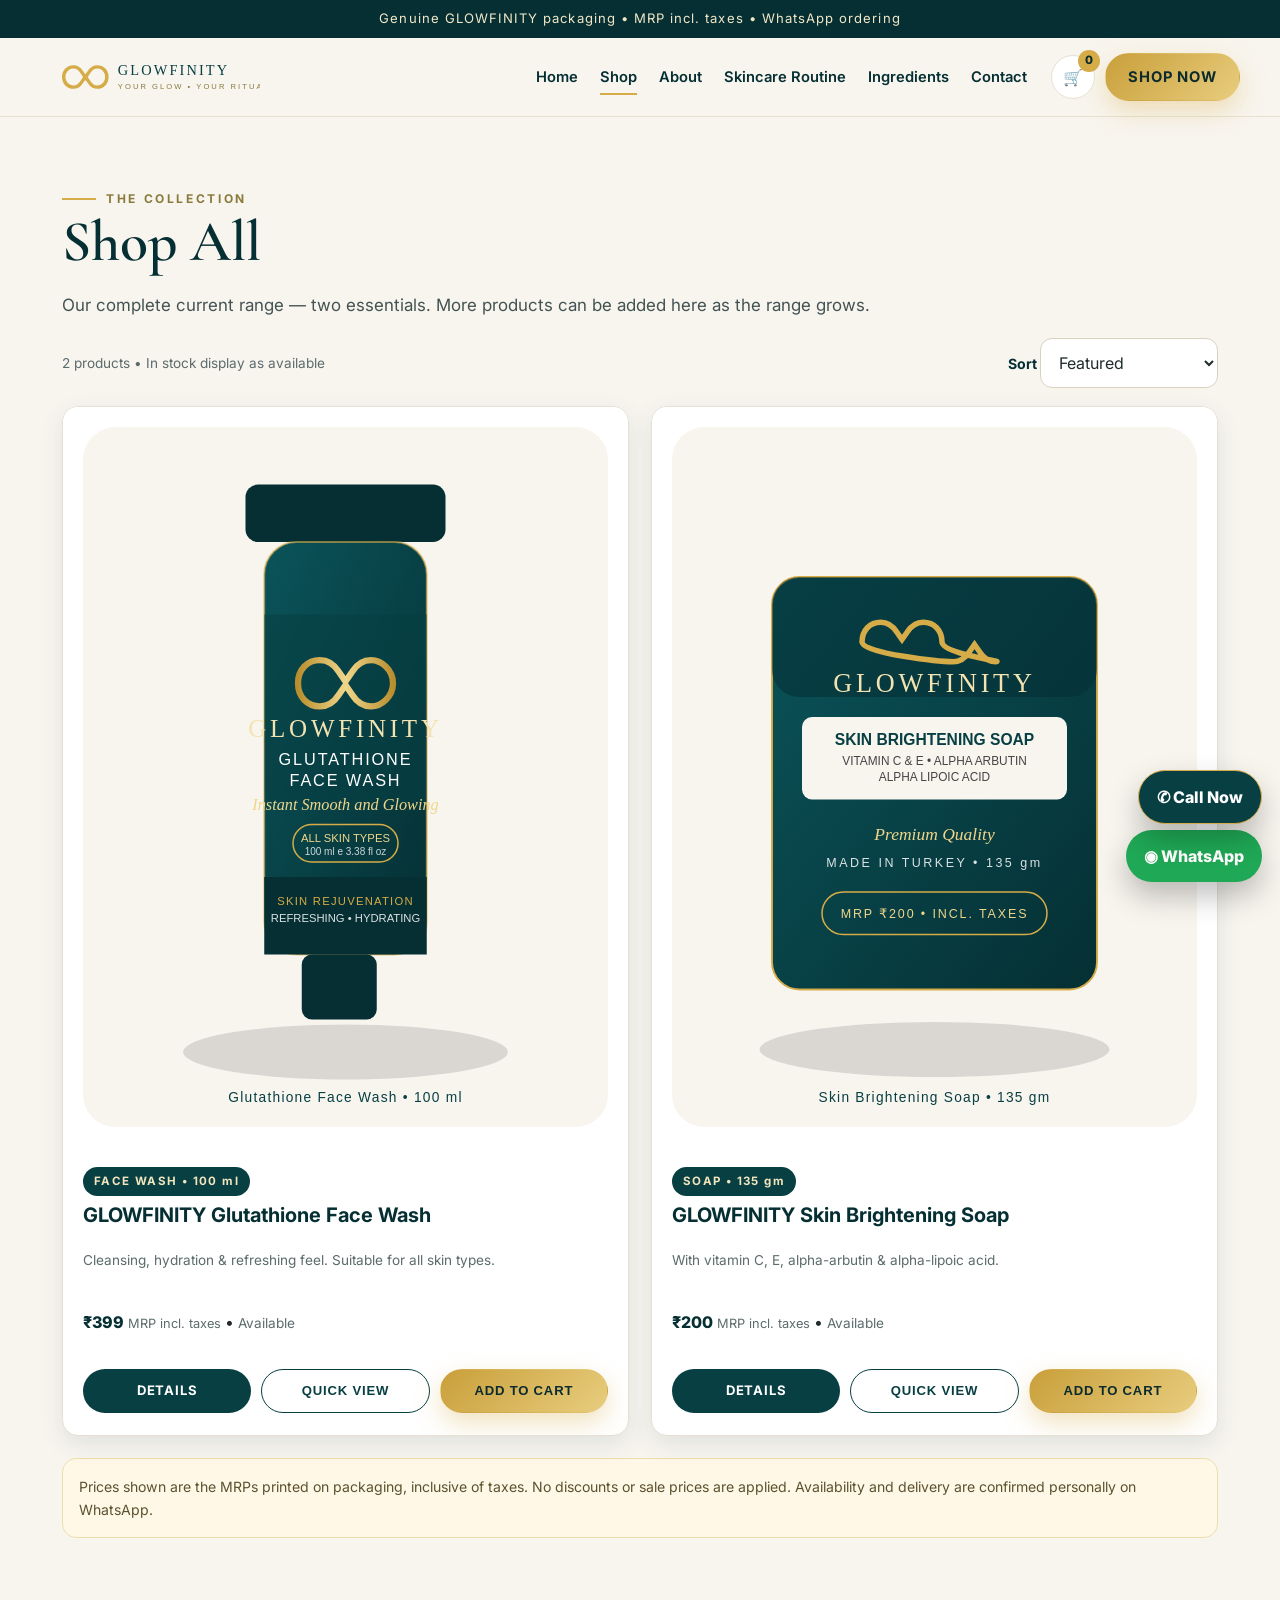
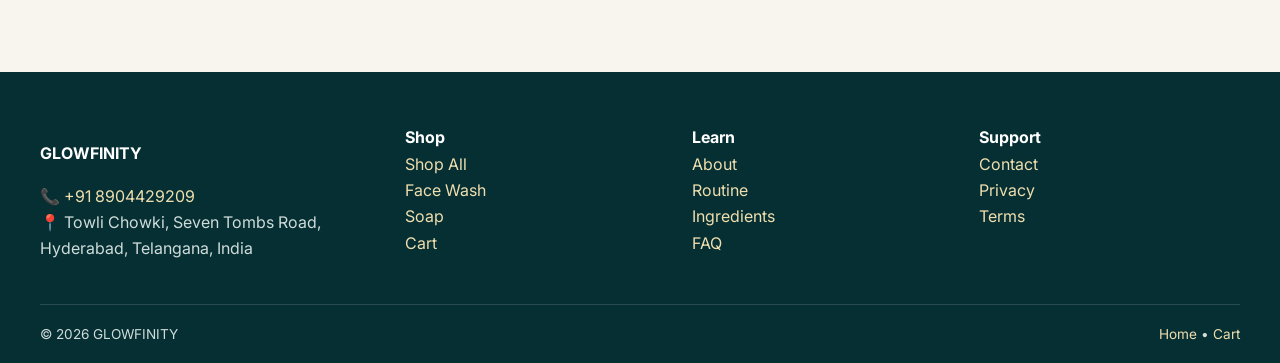
<file: shop.html>
<!DOCTYPE html><html lang="en"><head><meta charset="UTF-8"><meta name="viewport" content="width=device-width, initial-scale=1">
<title>Shop All | GLOWFINITY Skincare Hyderabad</title><meta name="description" content="Shop GLOWFINITY: Glutathione Face Wash 100 ml ₹399 and Skin Brightening Soap 135 gm ₹200. Add to cart and order via WhatsApp.">
<meta property="og:title" content="Shop GLOWFINITY"><link rel="icon" href="assets/img/favicon.svg"><link href="https://fonts.googleapis.com/css2?family=Cormorant+Garamond:ital,wght@0,500;0,600;1,500&family=Inter:wght@400;600;700;800&display=swap" rel="stylesheet"><link rel="stylesheet" href="assets/css/style.css"></head>
<body><a class="skip" href="#main">Skip to content</a><div class="announce">Genuine GLOWFINITY packaging • MRP incl. taxes • WhatsApp ordering</div>
<header class="site"><div class="wrap nav"><a class="brand" href="index.html"><img src="assets/img/logo.svg" alt="GLOWFINITY logo"></a><nav class="links" aria-label="Primary"><a href="index.html">Home</a><a href="shop.html" class="active">Shop</a><a href="about.html">About</a><a href="routine.html">Skincare Routine</a><a href="ingredients.html">Ingredients</a><a href="contact.html">Contact</a></nav><div class="actions"><a class="iconbtn" href="cart.html" aria-label="Cart">🛒<span class="cartcount" data-cart-count>0</span></a><a class="btn btn-gold shopcta" href="shop.html" style="padding:11px 22px">SHOP NOW</a><button class="iconbtn burger" id="menuBtn" aria-expanded="false" aria-controls="mobileMenu" aria-label="Open menu">☰</button></div></div><div class="mobilemenu" id="mobileMenu"><a class="mlink" href="index.html">Home</a><a class="mlink" href="shop.html">Shop</a><a class="mlink" href="about.html">About</a><a class="mlink" href="routine.html">Skincare Routine</a><a class="mlink" href="ingredients.html">Ingredients</a><a class="mlink" href="contact.html">Contact</a><a class="mlink" href="cart.html">Cart (<span data-cart-count>0</span>)</a><div class="mrow"><a class="btn btn-gold btn-sm" href="shop.html">SHOP NOW</a><button class="btn btn-outline btn-sm" id="menuClose">CLOSE ✕</button></div></div></header>
<main id="main"><section><div class="wrap"><span class="eyebrow">The collection</span><h1>Shop All</h1><p class="lead">Our complete current range — two essentials. More products can be added here as the range grows.</p>
<div class="toolbar"><span class="hint" id="countLine">2 products • In stock display as available</span><label style="margin:0">Sort <select id="sort" style="width:auto;display:inline-block"><option value="name">Featured</option><option value="low">Price: low to high</option><option value="high">Price: high to low</option></select></label></div>
<div class="shopgrid" id="shopGrid">
<article class="card" data-price="399" data-name="Glutathione Face Wash"><div class="pimg"><img src="assets/img/product-facewash.svg" alt="GLOWFINITY Glutathione Face Wash 100 ml"></div><div class="pbody"><span class="tag">FACE WASH • 100 ml</span><h3><a href="product-facewash.html">GLOWFINITY Glutathione Face Wash</a></h3><p class="hint">Cleansing, hydration & refreshing feel. Suitable for all skin types.</p><p><span class="price">₹399</span> <span class="mrp">MRP incl. taxes</span> • <span class="hint">Available</span></p><div class="row"><a class="btn btn-dark btn-sm" href="product-facewash.html">DETAILS</a><button class="btn btn-outline btn-sm" data-quick="facewash">QUICK VIEW</button><button class="btn btn-gold btn-sm" data-add="facewash">ADD TO CART</button></div></div></article>
<article class="card" data-price="200" data-name="Skin Brightening Soap"><div class="pimg"><img src="assets/img/product-soap.svg" alt="GLOWFINITY Skin Brightening Soap 135 gm"></div><div class="pbody"><span class="tag">SOAP • 135 gm</span><h3><a href="product-soap.html">GLOWFINITY Skin Brightening Soap</a></h3><p class="hint">With vitamin C, E, alpha-arbutin & alpha-lipoic acid.</p><p><span class="price">₹200</span> <span class="mrp">MRP incl. taxes</span> • <span class="hint">Available</span></p><div class="row"><a class="btn btn-dark btn-sm" href="product-soap.html">DETAILS</a><button class="btn btn-outline btn-sm" data-quick="soap">QUICK VIEW</button><button class="btn btn-gold btn-sm" data-add="soap">ADD TO CART</button></div></div></article>
</div>
<div class="disclaimer" style="margin-top:22px">Prices shown are the MRPs printed on packaging, inclusive of taxes. No discounts or sale prices are applied. Availability and delivery are confirmed personally on WhatsApp.</div>
</div></section></main>
<footer><div class="wrap fgrid"><div><p><strong style="color:#fff">GLOWFINITY</strong></p><p>📞 <a href="tel:+918904429209">+91 8904429209</a><br>📍 Towli Chowki, Seven Tombs Road, Hyderabad, Telangana, India</p></div><div><strong style="color:#fff">Shop</strong><br><a href="shop.html">Shop All</a><br><a href="product-facewash.html">Face Wash</a><br><a href="product-soap.html">Soap</a><br><a href="cart.html">Cart</a></div><div><strong style="color:#fff">Learn</strong><br><a href="about.html">About</a><br><a href="routine.html">Routine</a><br><a href="ingredients.html">Ingredients</a><br><a href="faq.html">FAQ</a></div><div><strong style="color:#fff">Support</strong><br><a href="contact.html">Contact</a><br><a href="privacy.html">Privacy</a><br><a href="terms.html">Terms</a></div></div><div class="wrap fbottom"><span>© <span id="year">2026</span> GLOWFINITY</span><span><a href="index.html">Home</a> • <a href="cart.html">Cart</a></span></div></footer>
<a class="wafloat" data-wa-facewash href="#" target="_blank" rel="noopener">◉ WhatsApp</a>
<dialog id="qv"><div class="qv"><img data-qv-img src="assets/img/product-facewash.svg" alt=""><h3 data-qv-name style="margin-top:12px"></h3><p class="hint" data-qv-meta></p><div style="display:flex;gap:10px;flex-wrap:wrap;margin-top:12px"><button class="btn btn-gold btn-sm" data-qv-add>ADD TO CART</button><a class="btn btn-wa btn-sm" data-qv-wa href="#" target="_blank">WHATSAPP</a><a class="btn btn-outline btn-sm" data-qv-view href="#">FULL DETAILS</a><button class="btn btn-dark btn-sm" data-qv-close>CLOSE</button></div></div></dialog>
<script src="assets/js/site.js"></script></body></html>
</file>
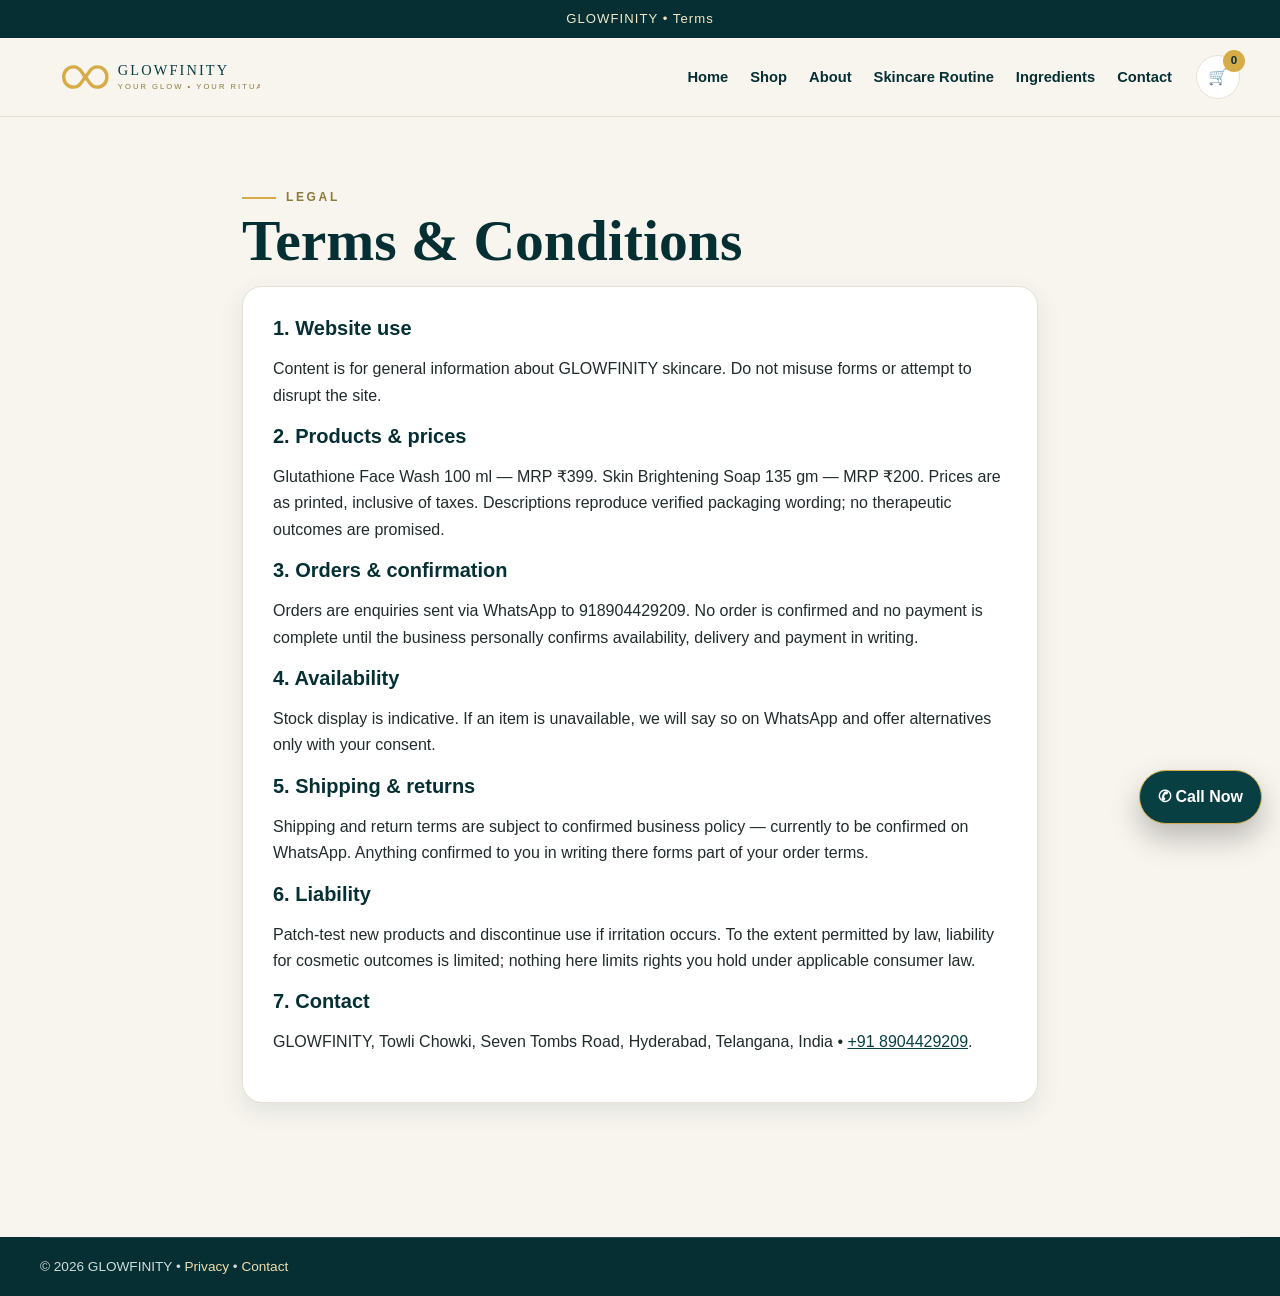
<file: terms.html>
<!DOCTYPE html><html lang="en"><head><meta charset="UTF-8"><meta name="viewport" content="width=device-width, initial-scale=1">
<title>Terms & Conditions | GLOWFINITY</title><meta name="description" content="GLOWFINITY website terms: product info, MRP, WhatsApp orders, availability, and contact details."><link rel="icon" href="assets/img/favicon.svg"><link rel="stylesheet" href="assets/css/style.css"></head>
<body><a class="skip" href="#main">Skip to content</a><div class="announce">GLOWFINITY • Terms</div>
<header class="site"><div class="wrap nav"><a class="brand" href="index.html"><img src="assets/img/logo.svg" alt="GLOWFINITY logo"></a><nav class="links" aria-label="Primary"><a href="index.html">Home</a><a href="shop.html">Shop</a><a href="about.html">About</a><a href="routine.html">Skincare Routine</a><a href="ingredients.html">Ingredients</a><a href="contact.html">Contact</a></nav><div class="actions"><a class="iconbtn" href="cart.html" aria-label="Cart">🛒<span class="cartcount" data-cart-count>0</span></a><button class="iconbtn burger" id="menuBtn" aria-expanded="false" aria-controls="mobileMenu" aria-label="Open menu">☰</button></div></div><div class="mobilemenu" id="mobileMenu"><a class="mlink" href="index.html">Home</a><a class="mlink" href="shop.html">Shop</a><a class="mlink" href="contact.html">Contact</a><a class="mlink" href="cart.html">Cart (<span data-cart-count>0</span>)</a><div class="mrow"><button class="btn btn-outline btn-sm" id="menuClose">CLOSE ✕</button></div></div></header>
<main id="main"><section><div class="wrap" style="max-width:840px"><span class="eyebrow">Legal</span><h1>Terms & Conditions</h1>
<div class="panel"><h3>1. Website use</h3><p>Content is for general information about GLOWFINITY skincare. Do not misuse forms or attempt to disrupt the site.</p><h3>2. Products & prices</h3><p>Glutathione Face Wash 100 ml — MRP ₹399. Skin Brightening Soap 135 gm — MRP ₹200. Prices are as printed, inclusive of taxes. Descriptions reproduce verified packaging wording; no therapeutic outcomes are promised.</p><h3>3. Orders & confirmation</h3><p>Orders are enquiries sent via WhatsApp to 918904429209. No order is confirmed and no payment is complete until the business personally confirms availability, delivery and payment in writing.</p><h3>4. Availability</h3><p>Stock display is indicative. If an item is unavailable, we will say so on WhatsApp and offer alternatives only with your consent.</p><h3>5. Shipping & returns</h3><p>Shipping and return terms are subject to confirmed business policy — currently to be confirmed on WhatsApp. Anything confirmed to you in writing there forms part of your order terms.</p><h3>6. Liability</h3><p>Patch-test new products and discontinue use if irritation occurs. To the extent permitted by law, liability for cosmetic outcomes is limited; nothing here limits rights you hold under applicable consumer law.</p><h3>7. Contact</h3><p>GLOWFINITY, Towli Chowki, Seven Tombs Road, Hyderabad, Telangana, India • <a href="tel:+918904429209">+91 8904429209</a>.</p></div></div></section></main>
<footer><div class="wrap fbottom"><span>© <span id="year">2026</span> GLOWFINITY • <a href="privacy.html">Privacy</a> • <a href="contact.html">Contact</a></span></div></footer>
<script src="assets/js/site.js"></script></body></html>
</file>
<file: assets/css/style.css>
:root{
--teal:#073F43;--teal-dark:#052F33;--gold:#D6AC48;--gold-soft:#EED688;--ivory:#F8F5EF;--white:#fff;--char:#202B2C;
--muted:#5c6b6c;--line:#e7e0d2;--shadow:0 18px 50px rgba(7,63,67,.14);--shadow-sm:0 8px 24px rgba(7,63,67,.10);
--serif:"Cormorant Garamond","Playfair Display",Georgia,serif;--sans:"Inter",-apple-system,"Segoe UI",Arial,sans-serif;
--radius:16px;--max:1200px;
}
*{box-sizing:border-box}html{scroll-behavior:smooth}
@media(prefers-reduced-motion:reduce){html{scroll-behavior:auto}*{animation:none!important;transition:none!important}}
body{margin:0;font-family:var(--sans);color:var(--char);background:var(--ivory);line-height:1.65;-webkit-font-smoothing:antialiased}
img{max-width:100%;height:auto;display:block}
a{color:var(--teal)}a:focus-visible,button:focus-visible,input:focus-visible,select:focus-visible,textarea:focus-visible{outline:3px solid var(--gold);outline-offset:2px}
.wrap{max-width:var(--max);margin:0 auto;padding:0 22px}
h1,h2,h3{font-family:var(--serif);color:var(--teal-dark);line-height:1.15;margin:0 0 12px;font-weight:600}
h1{font-size:clamp(2.1rem,4.6vw,3.6rem)}h2{font-size:clamp(1.6rem,3vw,2.4rem)}h3{font-size:1.25rem;font-family:var(--sans);font-weight:700}
.eyebrow{display:inline-flex;align-items:center;gap:10px;font-size:.75rem;letter-spacing:.22em;text-transform:uppercase;color:#8a7a3c;font-weight:700}
.eyebrow::before{content:"";width:34px;height:1.5px;background:var(--gold);display:inline-block}
.lead{color:#435253;font-size:1.06rem}
section{padding:64px 0}
.btn{display:inline-flex;align-items:center;justify-content:center;gap:10px;padding:14px 28px;border-radius:999px;font-weight:700;font-size:.92rem;letter-spacing:.06em;text-decoration:none;border:1.5px solid transparent;cursor:pointer;transition:.25s}
.btn-gold{background:linear-gradient(135deg,#c99f3a,#e8cd7e);color:#0b2b2e;box-shadow:0 10px 26px rgba(214,172,72,.35)}
.btn-gold:hover{transform:translateY(-2px);box-shadow:0 16px 32px rgba(214,172,72,.42)}
.btn-outline{border-color:var(--teal);color:var(--teal);background:transparent}
.btn-outline:hover{background:var(--teal);color:#fff}
.btn-dark{background:var(--teal);color:#fff}.btn-dark:hover{background:var(--teal-dark)}
.btn-wa{background:#1fa855;color:#fff}.btn-wa:hover{filter:brightness(1.06);transform:translateY(-2px)}
/* announcement */
.announce{background:var(--teal-dark);color:#f2e8c8;text-align:center;font-size:.82rem;letter-spacing:.08em;padding:9px 14px}
/* header */
header.site{position:sticky;top:0;z-index:60;background:rgba(248,245,239,.94);backdrop-filter:blur(12px);border-bottom:1px solid var(--line)}
.nav{display:flex;align-items:center;gap:18px;padding:12px 0}
.brand{display:flex;align-items:center;gap:12px;text-decoration:none}
.brand img{width:220px;height:auto}
@media(max-width:1100px){.links{gap:14px}.brand img{width:190px}}
.links{display:flex;gap:22px;margin-left:auto}
.links a{text-decoration:none;color:var(--teal-dark);font-weight:600;font-size:.92rem;position:relative;padding:6px 0}
.links a:hover::after,.links a.active::after{content:"";position:absolute;left:0;right:0;bottom:0;height:2px;background:var(--gold)}
.actions{display:flex;align-items:center;gap:10px;margin-left:6px}
.iconbtn{position:relative;width:44px;height:44px;border-radius:50%;border:1px solid var(--line);background:#fff;display:inline-flex;align-items:center;justify-content:center;cursor:pointer;color:var(--teal-dark);text-decoration:none}
.iconbtn:hover{border-color:var(--gold)}
.cartcount{position:absolute;top:-6px;right:-6px;background:var(--gold);color:#0b2b2e;font-size:.72rem;font-weight:800;min-width:22px;height:22px;border-radius:999px;display:flex;align-items:center;justify-content:center;padding:0 5px}
.shopcta{display:inline-flex}
.burger{display:none;font-size:1.2rem;line-height:1}
/* mobile dropdown: top-opening, ~half viewport */
.mobilemenu{display:none;background:#fff;border-bottom:1px solid var(--line);box-shadow:0 24px 40px rgba(0,0,0,.12)}
.mobilemenu.open{display:block;max-height:52vh;overflow:auto;animation:menudrop .25s ease}
@keyframes menudrop{from{opacity:0;transform:translateY(-10px)}to{opacity:1;transform:none}}
.mobilemenu a.mlink{display:block;padding:14px 22px;text-decoration:none;color:var(--teal-dark);font-weight:700;border-top:1px solid #f0ebe0}
.mobilemenu a.mlink.active{background:#f4efe3;border-left:4px solid var(--gold)}
.mobilemenu .mrow{display:flex;gap:10px;padding:14px 22px}
/* hero */
.hero{background:radial-gradient(900px 420px at 85% 10%,rgba(214,172,72,.18),transparent),linear-gradient(180deg,#073F43,#052F33);color:#fff;border-radius:0 0 34px 34px;overflow:hidden}
.hero-grid{display:grid;grid-template-columns:1.05fr .95fr;gap:36px;align-items:center;padding:56px 0 64px}
.hero h1{color:#fff}.hero h1 em{color:var(--gold-soft);font-style:italic}
.hero p{color:#d9e4e3;max-width:46ch}
.hero-ctas{display:flex;gap:12px;flex-wrap:wrap;margin-top:22px}
.hero-badges{display:flex;gap:10px;flex-wrap:wrap;margin-top:20px}
.pill{font-size:.76rem;letter-spacing:.06em;border:1px solid rgba(214,172,72,.55);color:#f3e6bd;border-radius:999px;padding:7px 13px}
.product-stage{background:rgba(255,255,255,.07);border:1px solid rgba(214,172,72,.35);border-radius:22px;padding:26px;box-shadow:var(--shadow)}
.product-stage .duo{display:grid;grid-template-columns:1fr 1fr;gap:16px}
.product-stage figure{margin:0;background:#fff;border-radius:16px;padding:14px;text-align:center}
.product-stage figcaption{font-size:.82rem;color:var(--teal-dark);font-weight:700;margin-top:8px}
.price{font-weight:800;color:var(--teal-dark)}
.mrp{font-size:.8rem;color:var(--muted)}
/* cards */
.grid2{display:grid;grid-template-columns:repeat(2,1fr);gap:22px}
.grid3{display:grid;grid-template-columns:repeat(3,1fr);gap:22px}
.grid4{display:grid;grid-template-columns:repeat(4,1fr);gap:18px}
.card{background:#fff;border:1px solid var(--line);border-radius:var(--radius);overflow:hidden;box-shadow:var(--shadow-sm);transition:.25s;display:flex;flex-direction:column}
.card:hover{transform:translateY(-4px);box-shadow:var(--shadow)}
.card .pimg{background:#fff;padding:20px}
.card .pbody{padding:20px 20px 22px;display:flex;flex-direction:column;gap:8px;flex:1}
.card h3{margin:0}.card h3 a{color:var(--teal-dark);text-decoration:none}
.tag{align-self:flex-start;font-size:.72rem;letter-spacing:.12em;background:var(--teal);color:#f3e6bd;padding:5px 11px;border-radius:999px;font-weight:700}
.card .row{display:flex;gap:10px;margin-top:auto;padding-top:10px}
.btn-sm{padding:10px 16px;font-size:.82rem;flex:1}
/* split */
.split{display:grid;grid-template-columns:1fr 1fr;gap:34px;align-items:center}
.panel{background:#fff;border:1px solid var(--line);border-radius:20px;padding:30px;box-shadow:var(--shadow-sm)}
.gold-rule{width:64px;height:3px;background:var(--gold);border-radius:99px;margin:12px 0 18px}
ul.check{list-style:none;padding:0;margin:14px 0;display:grid;gap:10px}
ul.check li{padding-left:30px;position:relative}
ul.check li::before{content:"✓";position:absolute;left:0;top:0;width:22px;height:22px;border-radius:50%;background:#eaf3ef;color:#0f6b4a;font-weight:800;display:flex;align-items:center;justify-content:center;font-size:.8rem}
/* banner */
.banner{background:linear-gradient(120deg,#052F33,#0a4a50);color:#fff;border-radius:22px;padding:38px;display:flex;gap:26px;align-items:center;justify-content:space-between;flex-wrap:wrap;border:1px solid rgba(214,172,72,.4)}
.banner h2{color:#fff;margin:0}
/* routine steps */
.steps{display:grid;grid-template-columns:repeat(4,1fr);gap:16px;counter-reset:s}
.step{background:#fff;border:1px solid var(--line);border-radius:16px;padding:22px}
.step .n{width:38px;height:38px;border-radius:50%;background:var(--teal);color:#f3e6bd;font-weight:800;display:flex;align-items:center;justify-content:center;margin-bottom:12px}
/* faq */
.faq{border:1px solid var(--line);border-radius:14px;background:#fff;margin-bottom:12px;overflow:hidden}
.faq button{width:100%;text-align:left;background:none;border:0;padding:18px 20px;font-weight:700;color:var(--teal-dark);font-size:1rem;cursor:pointer;display:flex;justify-content:space-between;gap:14px;align-items:center}
.faq .ans{max-height:0;overflow:hidden;transition:max-height .3s ease}
.faq.open .ans{max-height:400px}
.faq .ans div{padding:0 20px 20px;color:#435253}
.faq .plus{color:var(--gold);font-size:1.4rem;line-height:1}
/* forms */
label{font-weight:700;font-size:.88rem;color:var(--teal-dark);display:block;margin:14px 0 6px}
input,select,textarea{width:100%;padding:13px 14px;border-radius:12px;border:1.5px solid #d9d2c0;background:#fff;font-size:1rem;font-family:inherit;color:var(--char)}
input:focus,select:focus,textarea:focus{border-color:var(--gold)}
.hint{font-size:.85rem;color:var(--muted)}
.err{color:#a33;font-size:.85rem;min-height:1.2em}
/* table/cart */
.cartline{display:grid;grid-template-columns:84px 1fr auto;gap:16px;background:#fff;border:1px solid var(--line);border-radius:16px;padding:14px;align-items:center;margin-bottom:14px}
.cartline img{width:84px;border-radius:12px;border:1px solid var(--line)}
.qty{display:inline-flex;align-items:center;border:1.5px solid var(--line);border-radius:999px;overflow:hidden}
.qty button{width:36px;height:36px;border:0;background:#f4efe3;cursor:pointer;font-size:1.1rem;font-weight:800;color:var(--teal-dark)}
.qty span{min-width:36px;text-align:center;font-weight:800}
.summary{background:var(--teal-dark);color:#fff;border-radius:18px;padding:26px}
.summary .r{display:flex;justify-content:space-between;padding:8px 0;border-bottom:1px dashed rgba(255,255,255,.2)}
/* footer */
footer{background:var(--teal-dark);color:#cfdcd9;margin-top:70px}
footer a{color:#f0dfae;text-decoration:none}footer a:hover{text-decoration:underline}
.fgrid{display:grid;grid-template-columns:1.3fr 1fr 1fr 1fr;gap:26px;padding:52px 0 26px}
.fbottom{border-top:1px solid rgba(255,255,255,.14);padding:18px 0;display:flex;justify-content:space-between;gap:12px;flex-wrap:wrap;font-size:.85rem}
/* floating wa */
.wafloat{position:fixed;right:18px;bottom:18px;z-index:70;background:#1fa855;color:#fff;border-radius:999px;padding:13px 18px;display:flex;gap:10px;align-items:center;text-decoration:none;font-weight:800;box-shadow:0 14px 30px rgba(0,0,0,.25)}
.callfloat{position:fixed;right:18px;bottom:76px;z-index:70;background:var(--teal);color:#fff;border:1.5px solid var(--gold);border-radius:999px;padding:13px 18px;display:flex;gap:10px;align-items:center;text-decoration:none;font-weight:800;box-shadow:0 14px 30px rgba(0,0,0,.25)}
.callfloat:hover{background:var(--teal-dark)}
/* reveal */
.reveal{opacity:0;transform:translateY(18px);transition:opacity .6s ease,transform .6s ease}
.reveal.in{opacity:1;transform:none}
/* product page */
.pdp{display:grid;grid-template-columns:1fr 1fr;gap:30px;align-items:start}
.gallery{background:#fff;border:1px solid var(--line);border-radius:20px;padding:22px}
.gallery .main{border-radius:14px;overflow:hidden;border:1px solid var(--line)}
.thumbs{display:flex;gap:10px;margin-top:12px}
.thumbs button{border:2px solid transparent;border-radius:12px;overflow:hidden;cursor:pointer;padding:0;background:#fff;width:84px}
.thumbs button.sel{border-color:var(--gold)}
.ingchips{display:flex;flex-wrap:wrap;gap:8px;margin:12px 0}
.ingchips span{background:#eef4f2;border:1px solid #cfddd8;color:var(--teal-dark);font-size:.8rem;font-weight:700;border-radius:999px;padding:6px 12px}
.disclaimer{background:#fff8e6;border:1px solid #ecdfae;border-radius:14px;padding:16px;font-size:.88rem;color:#5c5230}
.toolbar{display:flex;gap:12px;flex-wrap:wrap;align-items:center;justify-content:space-between;margin:18px 0}
.shopgrid{display:grid;grid-template-columns:repeat(2,1fr);gap:22px}
/* dialog quickview */
dialog{border:1px solid var(--line);border-radius:18px;padding:0;max-width:640px;width:92vw}
dialog::backdrop{background:rgba(5,47,51,.55)}
.qv{padding:26px}
/* responsive */
@media(max-width:960px){
.links,.shopcta{display:none}.burger{display:inline-flex}
.hero-grid,.split,.pdp,.grid3,.grid4{grid-template-columns:1fr}
.grid2,.shopgrid,.steps{grid-template-columns:1fr}
.fgrid{grid-template-columns:1fr 1fr}
section{padding:44px 0}
.product-stage .duo{grid-template-columns:1fr 1fr}
}
@media(max-width:560px){.fgrid{grid-template-columns:1fr}.product-stage .duo{grid-template-columns:1fr}.wrap{padding:0 16px}}
/* ---- mobile-friendly enhancements ---- */
html{-webkit-text-size-adjust:100%}
body{overflow-x:clip}
img,svg,iframe{max-width:100%}
.announce{line-height:1.5}
.card .row{flex-wrap:wrap}
.card .row .btn{flex:1 1 140px}
.thumbs{flex-wrap:wrap}
.banner{flex-direction:column;align-items:flex-start}
@media(max-width:960px){
  .announce{font-size:.72rem;padding:8px 10px;line-height:1.5}
  .nav{gap:10px;padding:10px 0}
  .brand{flex:1 1 auto;min-width:0}
  .brand img{width:160px;max-width:44vw}
  .actions{flex-shrink:0;margin-left:auto}
  .burger{background:var(--teal);border-color:var(--teal);color:#fff;font-size:1.35rem;font-weight:800;box-shadow:0 6px 16px rgba(7,63,67,.35)}
  .burger:hover{border-color:var(--gold);color:var(--gold-soft)}
  .hero-grid{padding:38px 0 44px;gap:26px}
  .hero-ctas .btn{flex:1 1 200px}
  .product-stage{padding:18px}
  .banner{padding:26px 22px}
  .cartline{grid-template-columns:64px 1fr;row-gap:10px}
  .cartline>div:last-child{grid-column:1/-1;text-align:left;display:flex;justify-content:space-between;align-items:center}
  .cartline img{width:64px}
  .split{gap:22px}
  .panel{padding:22px}
  .steps{grid-template-columns:1fr 1fr}
  section{padding:40px 0}
}
@media(max-width:560px){
  h1{font-size:2rem}
  .lead{font-size:1rem}
  .btn{padding:13px 22px;font-size:.88rem}
  .hero{border-radius:0 0 22px 22px}
  .steps{grid-template-columns:1fr}
  .wafloat{right:12px;bottom:calc(12px + env(safe-area-inset-bottom));padding:12px 15px;font-size:.88rem}
  .callfloat{right:12px;bottom:calc(66px + env(safe-area-inset-bottom));padding:12px 15px;font-size:.88rem}
  input,select,textarea{font-size:16px}
  .toolbar{gap:8px}
  dialog{width:94vw}
  .qv{padding:20px}
  .fgrid{gap:18px;padding:36px 0 18px}
}
.skip{position:absolute;left:-999px}.skip:focus{left:12px;top:12px;background:#fff;padding:10px;z-index:99}
</file>
